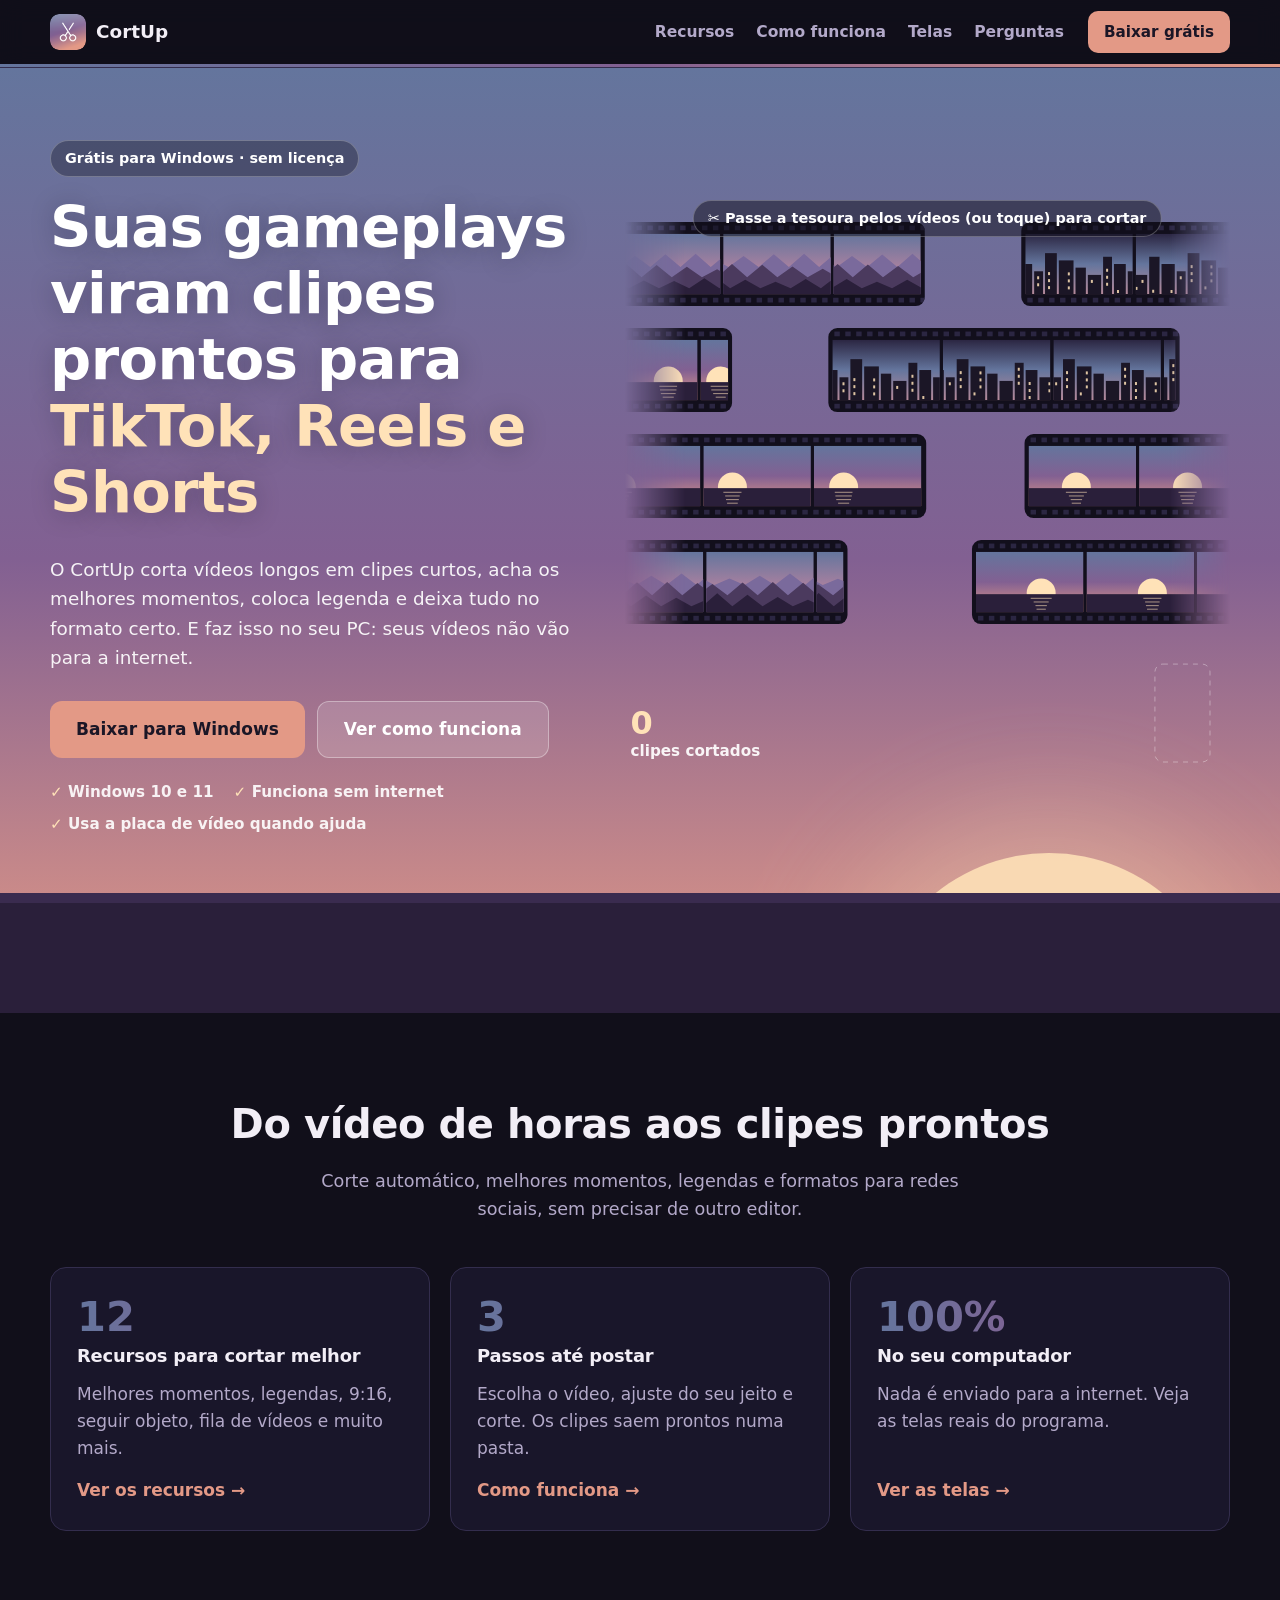
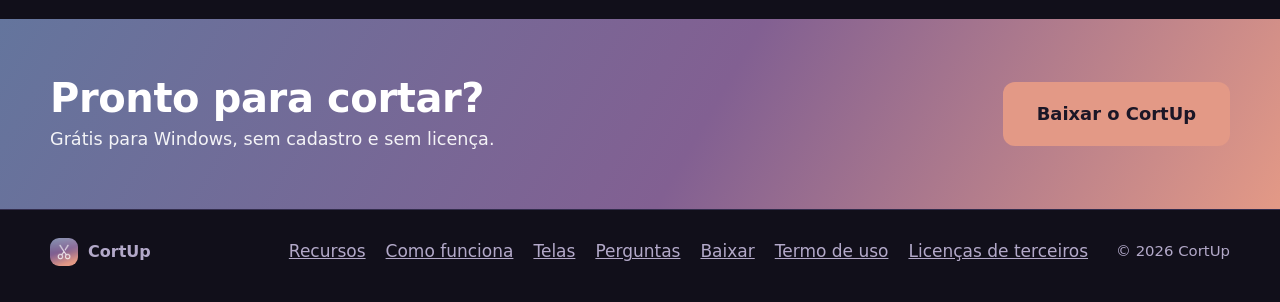
<file: index.html>
<!doctype html>
<html lang="pt-BR">
<head>
<meta charset="utf-8">
<meta name="viewport" content="width=device-width, initial-scale=1">
<title>CortUp · gameplays viram clipes para TikTok, Reels e Shorts</title>
<meta name="description" content="Programa grátis para Windows que corta vídeos longos em clipes curtos, acha os melhores momentos, coloca legendas e deixa no formato 9:16, 1:1 ou 4:5. Tudo no seu PC.">
<meta name="theme-color" content="#110f1a">
<link rel="canonical" href="https://brunomariano5.github.io/cortup/">
<link rel="icon" href="img/favicon.ico" sizes="48x48">
<link rel="icon" href="img/favicon-32.png" type="image/png" sizes="32x32">
<link rel="apple-touch-icon" href="img/apple-touch-icon.png">
<meta property="og:type" content="website">
<meta property="og:locale" content="pt_BR">
<meta property="og:site_name" content="CortUp">
<meta property="og:title" content="CortUp · gameplays viram clipes para TikTok, Reels e Shorts">
<meta property="og:description" content="Programa grátis para Windows que corta vídeos longos em clipes curtos, acha os melhores momentos, coloca legendas e deixa no formato 9:16, 1:1 ou 4:5. Tudo no seu PC.">
<meta property="og:url" content="https://brunomariano5.github.io/cortup/">
<meta property="og:image" content="https://brunomariano5.github.io/cortup/img/previa-redes.png">
<meta property="og:image:width" content="1200">
<meta property="og:image:height" content="630">
<meta name="twitter:card" content="summary_large_image">
<link rel="stylesheet" href="css/estilo.css">
</head>
<body>
<a class="pular" href="#conteudo">Pular para o conteúdo</a>

<header class="topo">
  <div class="largura topo-linha">
    <a class="marca" href="index.html" aria-label="CortUp, página inicial">
      <img src="img/logo.png" alt="" width="36" height="36">
      <span>CortUp</span>
    </a>
    <nav class="menu" aria-label="Páginas">
      <a href="recursos.html">Recursos</a>
      <a href="como-funciona.html">Como funciona</a>
      <a href="telas.html">Telas</a>
      <a href="perguntas.html">Perguntas</a>
    </nav>
    <a class="botao botao-pequeno botao-pessego" href="baixar.html">Baixar grátis</a>
  </div>
</header>

<main id="conteudo">
  <section class="heroi heroi-inicio" id="inicio">
    <div class="ceu" aria-hidden="true"><span class="sol"></span><span class="horizonte"></span></div>
    <div class="largura heroi-grade">
      <div class="heroi-texto">
        <p class="selo">Grátis para Windows · sem licença</p>
        <h1>Suas gameplays viram clipes prontos para <span class="destaque">TikTok, Reels e Shorts</span></h1>
        <p class="lide">O CortUp corta vídeos longos em clipes curtos, acha os melhores momentos, coloca legenda e deixa tudo no formato certo. E faz isso no seu PC: seus vídeos não vão para a internet.</p>
        <div class="acoes">
          <a class="botao botao-pessego" href="baixar.html">Baixar para Windows</a>
          <a class="botao botao-vidro" href="como-funciona.html">Ver como funciona</a>
        </div>
        <ul class="fatos">
          <li>Windows 10 e 11</li>
          <li>Funciona sem internet</li>
          <li>Usa a placa de vídeo quando ajuda</li>
        </ul>
      </div>
      <div class="palco-caixa">
        <canvas id="palco" role="img" aria-label="Brincadeira: fitas de vídeo passam pela tela e você corta com a tesoura; cada pedaço vira um clipe vertical"></canvas>
        <p class="dica-corte" id="dica"><span aria-hidden="true">✂</span> Passe a tesoura pelos vídeos (ou toque) para cortar</p>
        <p class="contador-corte"><strong id="contador">0</strong> clipes cortados</p>
      </div>
    </div>
  </section>

  <section class="secao" id="destaques">
    <div class="largura">
      <h2 class="revelar">Do vídeo de horas aos clipes prontos</h2>
      <p class="secao-lide">Corte automático, melhores momentos, legendas e formatos para redes sociais, sem precisar de outro editor.</p>
      <div class="destaques">
        <a class="destaque-cartao revelar" href="recursos.html">
          <span class="destaque-numero">12</span>
          <h3>Recursos para cortar melhor</h3>
          <p>Melhores momentos, legendas, 9:16, seguir objeto, fila de vídeos e muito mais.</p>
          <span class="seta">Ver os recursos <span aria-hidden="true">→</span></span>
        </a>
        <a class="destaque-cartao revelar" href="como-funciona.html">
          <span class="destaque-numero">3</span>
          <h3>Passos até postar</h3>
          <p>Escolha o vídeo, ajuste do seu jeito e corte. Os clipes saem prontos numa pasta.</p>
          <span class="seta">Como funciona <span aria-hidden="true">→</span></span>
        </a>
        <a class="destaque-cartao revelar" href="telas.html">
          <span class="destaque-numero">100%</span>
          <h3>No seu computador</h3>
          <p>Nada é enviado para a internet. Veja as telas reais do programa.</p>
          <span class="seta">Ver as telas <span aria-hidden="true">→</span></span>
        </a>
      </div>
    </div>
  </section>
  <section class="chamada">
    <div class="largura chamada-linha">
      <div>
        <h2>Pronto para cortar?</h2>
        <p>Grátis para Windows, sem cadastro e sem licença.</p>
      </div>
      <a class="botao botao-pessego botao-grande" href="baixar.html">Baixar o CortUp</a>
    </div>
  </section>
</main>

<footer class="rodape">
  <div class="largura rodape-linha">
    <a class="marca marca-rodape" href="index.html">
      <img src="img/logo.png" alt="" width="28" height="28">
      <span>CortUp</span>
    </a>
    <nav aria-label="Rodapé">
      <a href="recursos.html">Recursos</a>
      <a href="como-funciona.html">Como funciona</a>
      <a href="telas.html">Telas</a>
      <a href="perguntas.html">Perguntas</a>
      <a href="baixar.html">Baixar</a>
      <a href="termo.html">Termo de uso</a>
      <a href="licencas-de-terceiros.txt">Licenças de terceiros</a>
    </nav>
    <p>© 2026 CortUp</p>
  </div>
</footer>
<script src="js/corte.js" defer></script>
<script src="js/site.js" defer></script>
</body>
</html>
</file>
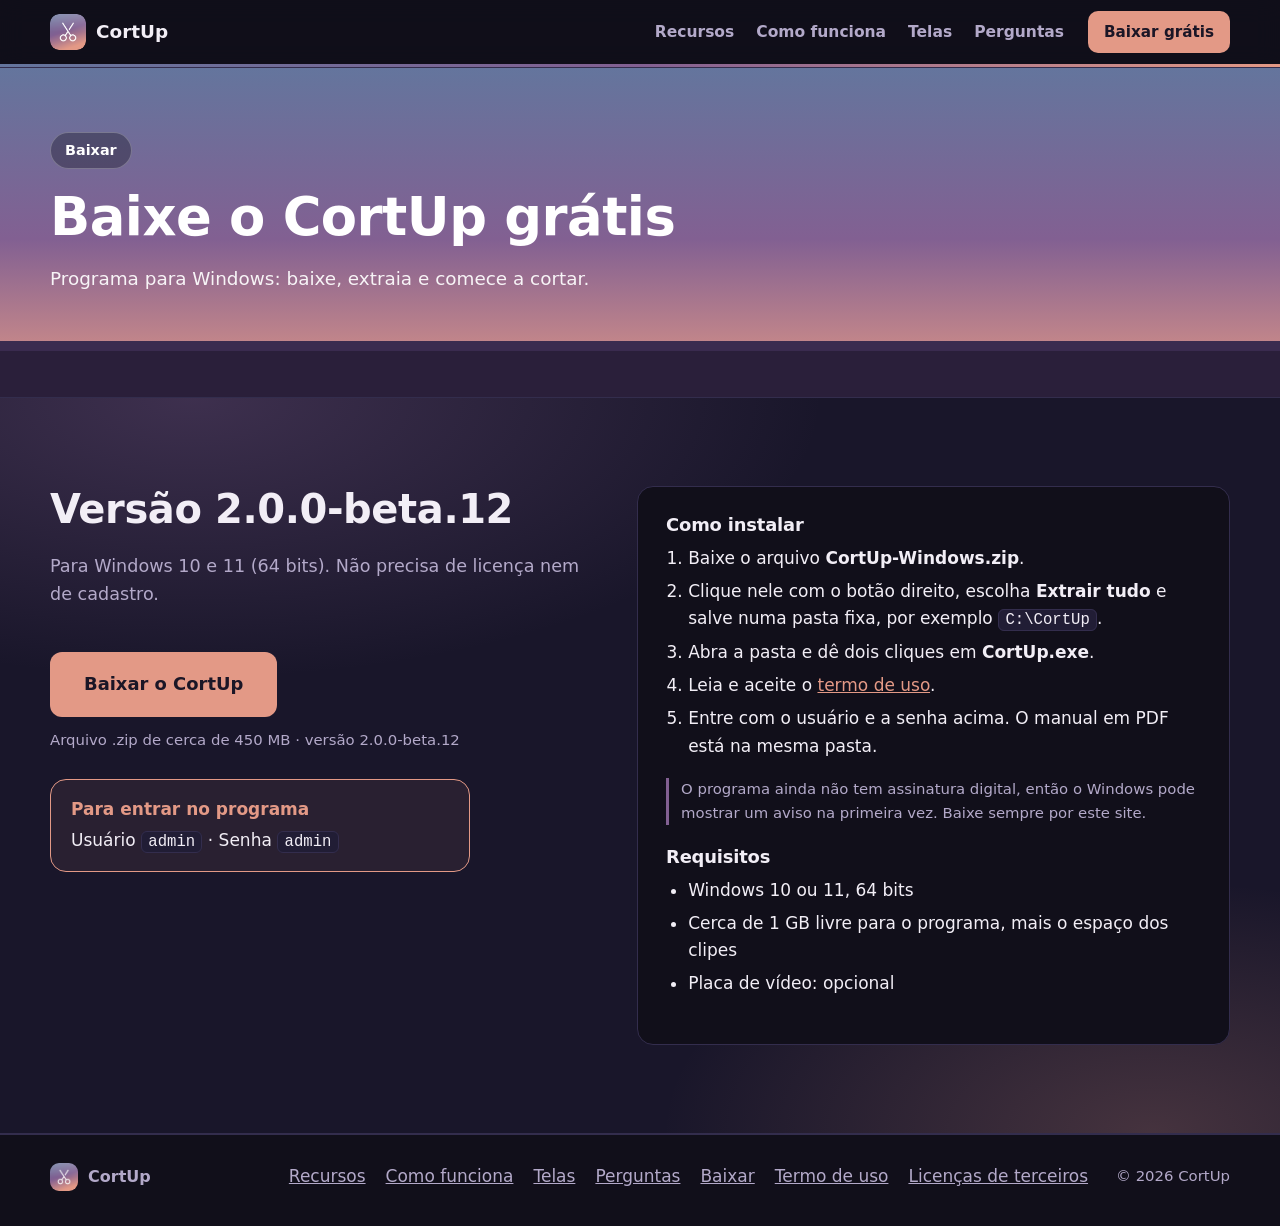
<file: baixar.html>
<!doctype html>
<html lang="pt-BR">
<head>
<meta charset="utf-8">
<meta name="viewport" content="width=device-width, initial-scale=1">
<title>Baixar · CortUp</title>
<meta name="description" content="Baixe o CortUp grátis para Windows 10 e 11: extraia, abra e comece a cortar.">
<meta name="theme-color" content="#110f1a">
<link rel="canonical" href="https://brunomariano5.github.io/cortup/baixar.html">
<link rel="icon" href="img/favicon.ico" sizes="48x48">
<link rel="icon" href="img/favicon-32.png" type="image/png" sizes="32x32">
<link rel="apple-touch-icon" href="img/apple-touch-icon.png">
<meta property="og:type" content="website">
<meta property="og:locale" content="pt_BR">
<meta property="og:site_name" content="CortUp">
<meta property="og:title" content="Baixar · CortUp">
<meta property="og:description" content="Baixe o CortUp grátis para Windows 10 e 11: extraia, abra e comece a cortar.">
<meta property="og:url" content="https://brunomariano5.github.io/cortup/baixar.html">
<meta property="og:image" content="https://brunomariano5.github.io/cortup/img/previa-redes.png">
<meta property="og:image:width" content="1200">
<meta property="og:image:height" content="630">
<meta name="twitter:card" content="summary_large_image">
<link rel="stylesheet" href="css/estilo.css">
</head>
<body>
<a class="pular" href="#conteudo">Pular para o conteúdo</a>

<header class="topo">
  <div class="largura topo-linha">
    <a class="marca" href="index.html" aria-label="CortUp, página inicial">
      <img src="img/logo.png" alt="" width="36" height="36">
      <span>CortUp</span>
    </a>
    <nav class="menu" aria-label="Páginas">
      <a href="recursos.html">Recursos</a>
      <a href="como-funciona.html">Como funciona</a>
      <a href="telas.html">Telas</a>
      <a href="perguntas.html">Perguntas</a>
    </nav>
    <a class="botao botao-pequeno botao-pessego" href="baixar.html" aria-current="page">Baixar grátis</a>
  </div>
</header>

<main id="conteudo">
  <section class="pagina-topo">
    <div class="ceu" aria-hidden="true"><span class="horizonte"></span></div>
    <div class="largura">
      <p class="selo">Baixar</p>
      <h1>Baixe o CortUp grátis</h1>
      <p class="lide">Programa para Windows: baixe, extraia e comece a cortar.</p>
    </div>
  </section>
  <section class="secao baixar">
    <div class="largura baixar-grade">
      <div>
        <h2>Versão 2.0.0-beta.12</h2>
        <p class="secao-lide">Para Windows 10 e 11 (64 bits). Não precisa de licença nem de cadastro.</p>
        <a class="botao botao-pessego botao-grande" href="https://github.com/BrunoMariano5/cortup/releases/latest/download/CortUp-Windows.zip">Baixar o CortUp</a>
        <p class="detalhe">Arquivo .zip de cerca de 450 MB · versão 2.0.0-beta.12</p>
        <div class="acesso" role="note">
          <p class="acesso-titulo">Para entrar no programa</p>
          <p>Usuário <code>admin</code> · Senha <code>admin</code></p>
        </div>
      </div>
      <div class="instalar">
        <h3>Como instalar</h3>
        <ol>
          <li>Baixe o arquivo <strong>CortUp-Windows.zip</strong>.</li>
          <li>Clique nele com o botão direito, escolha <strong>Extrair tudo</strong> e salve numa pasta fixa, por exemplo <code>C:\CortUp</code>.</li>
          <li>Abra a pasta e dê dois cliques em <strong>CortUp.exe</strong>.</li>
          <li>Leia e aceite o <a href="termo.html">termo de uso</a>.</li>
          <li>Entre com o usuário e a senha acima. O manual em PDF está na mesma pasta.</li>
        </ol>
        <p class="aviso">O programa ainda não tem assinatura digital, então o Windows pode mostrar um aviso na primeira vez. Baixe sempre por este site.</p>
        <h3>Requisitos</h3>
        <ul>
          <li>Windows 10 ou 11, 64 bits</li>
          <li>Cerca de 1 GB livre para o programa, mais o espaço dos clipes</li>
          <li>Placa de vídeo: opcional</li>
        </ul>
      </div>
    </div>
  </section>
</main>

<footer class="rodape">
  <div class="largura rodape-linha">
    <a class="marca marca-rodape" href="index.html">
      <img src="img/logo.png" alt="" width="28" height="28">
      <span>CortUp</span>
    </a>
    <nav aria-label="Rodapé">
      <a href="recursos.html">Recursos</a>
      <a href="como-funciona.html">Como funciona</a>
      <a href="telas.html">Telas</a>
      <a href="perguntas.html">Perguntas</a>
      <a href="baixar.html">Baixar</a>
      <a href="termo.html">Termo de uso</a>
      <a href="licencas-de-terceiros.txt">Licenças de terceiros</a>
    </nav>
    <p>© 2026 CortUp</p>
  </div>
</footer>
<script src="js/site.js" defer></script>
</body>
</html>
</file>
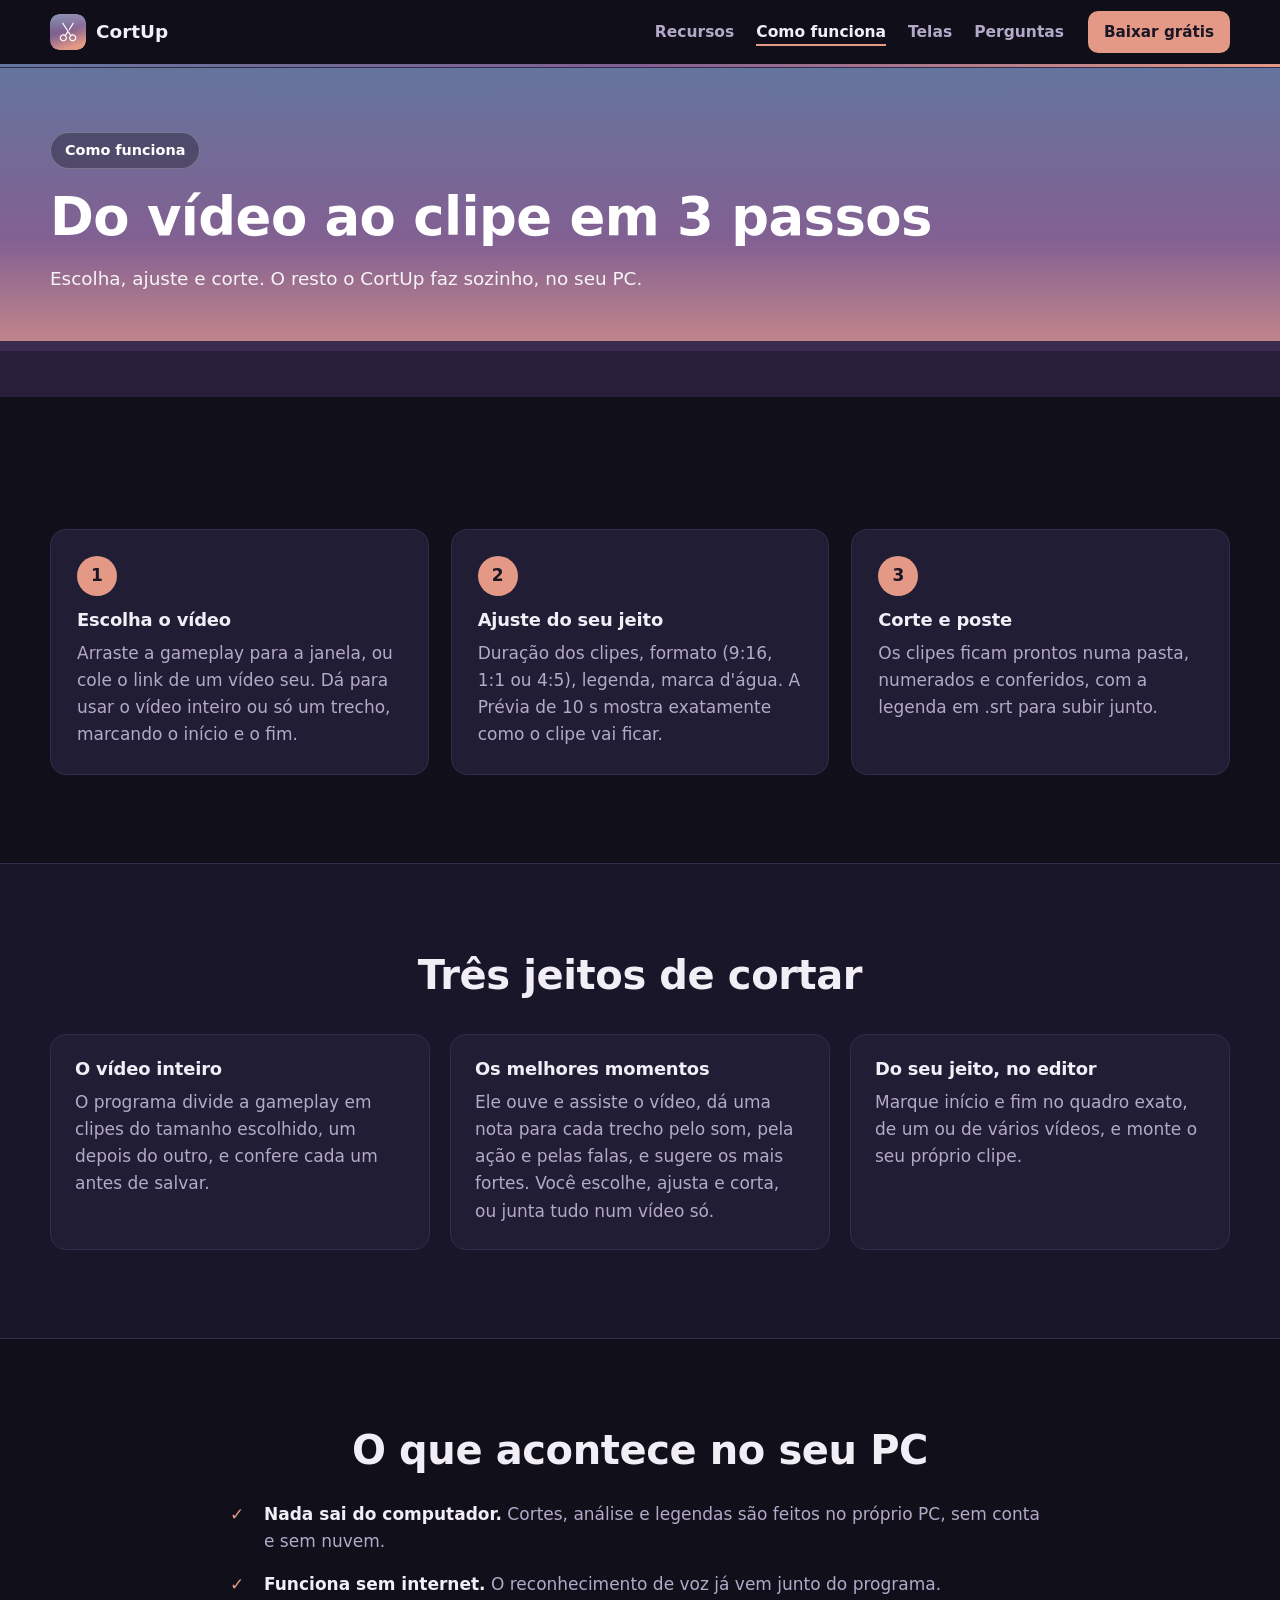
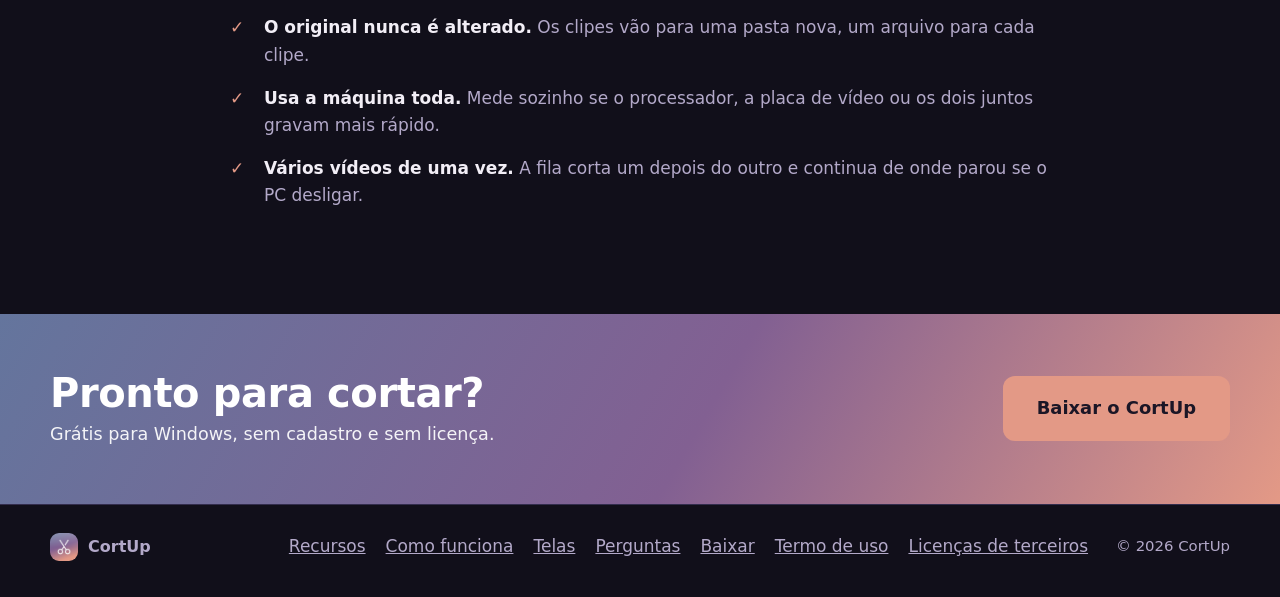
<file: como-funciona.html>
<!doctype html>
<html lang="pt-BR">
<head>
<meta charset="utf-8">
<meta name="viewport" content="width=device-width, initial-scale=1">
<title>Como funciona · CortUp</title>
<meta name="description" content="Escolha o vídeo, ajuste e corte: os clipes saem prontos numa pasta, feitos no seu PC.">
<meta name="theme-color" content="#110f1a">
<link rel="canonical" href="https://brunomariano5.github.io/cortup/como-funciona.html">
<link rel="icon" href="img/favicon.ico" sizes="48x48">
<link rel="icon" href="img/favicon-32.png" type="image/png" sizes="32x32">
<link rel="apple-touch-icon" href="img/apple-touch-icon.png">
<meta property="og:type" content="website">
<meta property="og:locale" content="pt_BR">
<meta property="og:site_name" content="CortUp">
<meta property="og:title" content="Como funciona · CortUp">
<meta property="og:description" content="Escolha o vídeo, ajuste e corte: os clipes saem prontos numa pasta, feitos no seu PC.">
<meta property="og:url" content="https://brunomariano5.github.io/cortup/como-funciona.html">
<meta property="og:image" content="https://brunomariano5.github.io/cortup/img/previa-redes.png">
<meta property="og:image:width" content="1200">
<meta property="og:image:height" content="630">
<meta name="twitter:card" content="summary_large_image">
<link rel="stylesheet" href="css/estilo.css">
</head>
<body>
<a class="pular" href="#conteudo">Pular para o conteúdo</a>

<header class="topo">
  <div class="largura topo-linha">
    <a class="marca" href="index.html" aria-label="CortUp, página inicial">
      <img src="img/logo.png" alt="" width="36" height="36">
      <span>CortUp</span>
    </a>
    <nav class="menu" aria-label="Páginas">
      <a href="recursos.html">Recursos</a>
      <a href="como-funciona.html" aria-current="page">Como funciona</a>
      <a href="telas.html">Telas</a>
      <a href="perguntas.html">Perguntas</a>
    </nav>
    <a class="botao botao-pequeno botao-pessego" href="baixar.html">Baixar grátis</a>
  </div>
</header>

<main id="conteudo">
  <section class="pagina-topo">
    <div class="ceu" aria-hidden="true"><span class="horizonte"></span></div>
    <div class="largura">
      <p class="selo">Como funciona</p>
      <h1>Do vídeo ao clipe em 3 passos</h1>
      <p class="lide">Escolha, ajuste e corte. O resto o CortUp faz sozinho, no seu PC.</p>
    </div>
  </section>
  <section class="secao">
    <div class="largura">
      <ol class="passos">
        <li class="revelar">
          <span class="numero">1</span>
          <h3>Escolha o vídeo</h3>
          <p>Arraste a gameplay para a janela, ou cole o link de um vídeo seu. Dá para usar o vídeo inteiro ou só um trecho, marcando o início e o fim.</p>
        </li>
        <li class="revelar">
          <span class="numero">2</span>
          <h3>Ajuste do seu jeito</h3>
          <p>Duração dos clipes, formato (9:16, 1:1 ou 4:5), legenda, marca d'água. A Prévia de 10 s mostra exatamente como o clipe vai ficar.</p>
        </li>
        <li class="revelar">
          <span class="numero">3</span>
          <h3>Corte e poste</h3>
          <p>Os clipes ficam prontos numa pasta, numerados e conferidos, com a legenda em .srt para subir junto.</p>
        </li>
      </ol>
    </div>
  </section>

  <section class="secao secao-escura">
    <div class="largura">
      <h2 class="revelar">Três jeitos de cortar</h2>
      <div class="jeitos">
        <article class="jeito revelar">
          <h3>O vídeo inteiro</h3>
          <p>O programa divide a gameplay em clipes do tamanho escolhido, um depois do outro, e confere cada um antes de salvar.</p>
        </article>
        <article class="jeito revelar">
          <h3>Os melhores momentos</h3>
          <p>Ele ouve e assiste o vídeo, dá uma nota para cada trecho pelo som, pela ação e pelas falas, e sugere os mais fortes. Você escolhe, ajusta e corta, ou junta tudo num vídeo só.</p>
        </article>
        <article class="jeito revelar">
          <h3>Do seu jeito, no editor</h3>
          <p>Marque início e fim no quadro exato, de um ou de vários vídeos, e monte o seu próprio clipe.</p>
        </article>
      </div>
    </div>
  </section>

  <section class="secao">
    <div class="largura estreita">
      <h2 class="revelar">O que acontece no seu PC</h2>
      <ul class="lista-check revelar">
        <li><strong>Nada sai do computador.</strong> Cortes, análise e legendas são feitos no próprio PC, sem conta e sem nuvem.</li>
        <li><strong>Funciona sem internet.</strong> O reconhecimento de voz já vem junto do programa.</li>
        <li><strong>O original nunca é alterado.</strong> Os clipes vão para uma pasta nova, um arquivo para cada clipe.</li>
        <li><strong>Usa a máquina toda.</strong> Mede sozinho se o processador, a placa de vídeo ou os dois juntos gravam mais rápido.</li>
        <li><strong>Vários vídeos de uma vez.</strong> A fila corta um depois do outro e continua de onde parou se o PC desligar.</li>
      </ul>
    </div>
  </section>
  <section class="chamada">
    <div class="largura chamada-linha">
      <div>
        <h2>Pronto para cortar?</h2>
        <p>Grátis para Windows, sem cadastro e sem licença.</p>
      </div>
      <a class="botao botao-pessego botao-grande" href="baixar.html">Baixar o CortUp</a>
    </div>
  </section>
</main>

<footer class="rodape">
  <div class="largura rodape-linha">
    <a class="marca marca-rodape" href="index.html">
      <img src="img/logo.png" alt="" width="28" height="28">
      <span>CortUp</span>
    </a>
    <nav aria-label="Rodapé">
      <a href="recursos.html">Recursos</a>
      <a href="como-funciona.html">Como funciona</a>
      <a href="telas.html">Telas</a>
      <a href="perguntas.html">Perguntas</a>
      <a href="baixar.html">Baixar</a>
      <a href="termo.html">Termo de uso</a>
      <a href="licencas-de-terceiros.txt">Licenças de terceiros</a>
    </nav>
    <p>© 2026 CortUp</p>
  </div>
</footer>
<script src="js/site.js" defer></script>
</body>
</html>
</file>
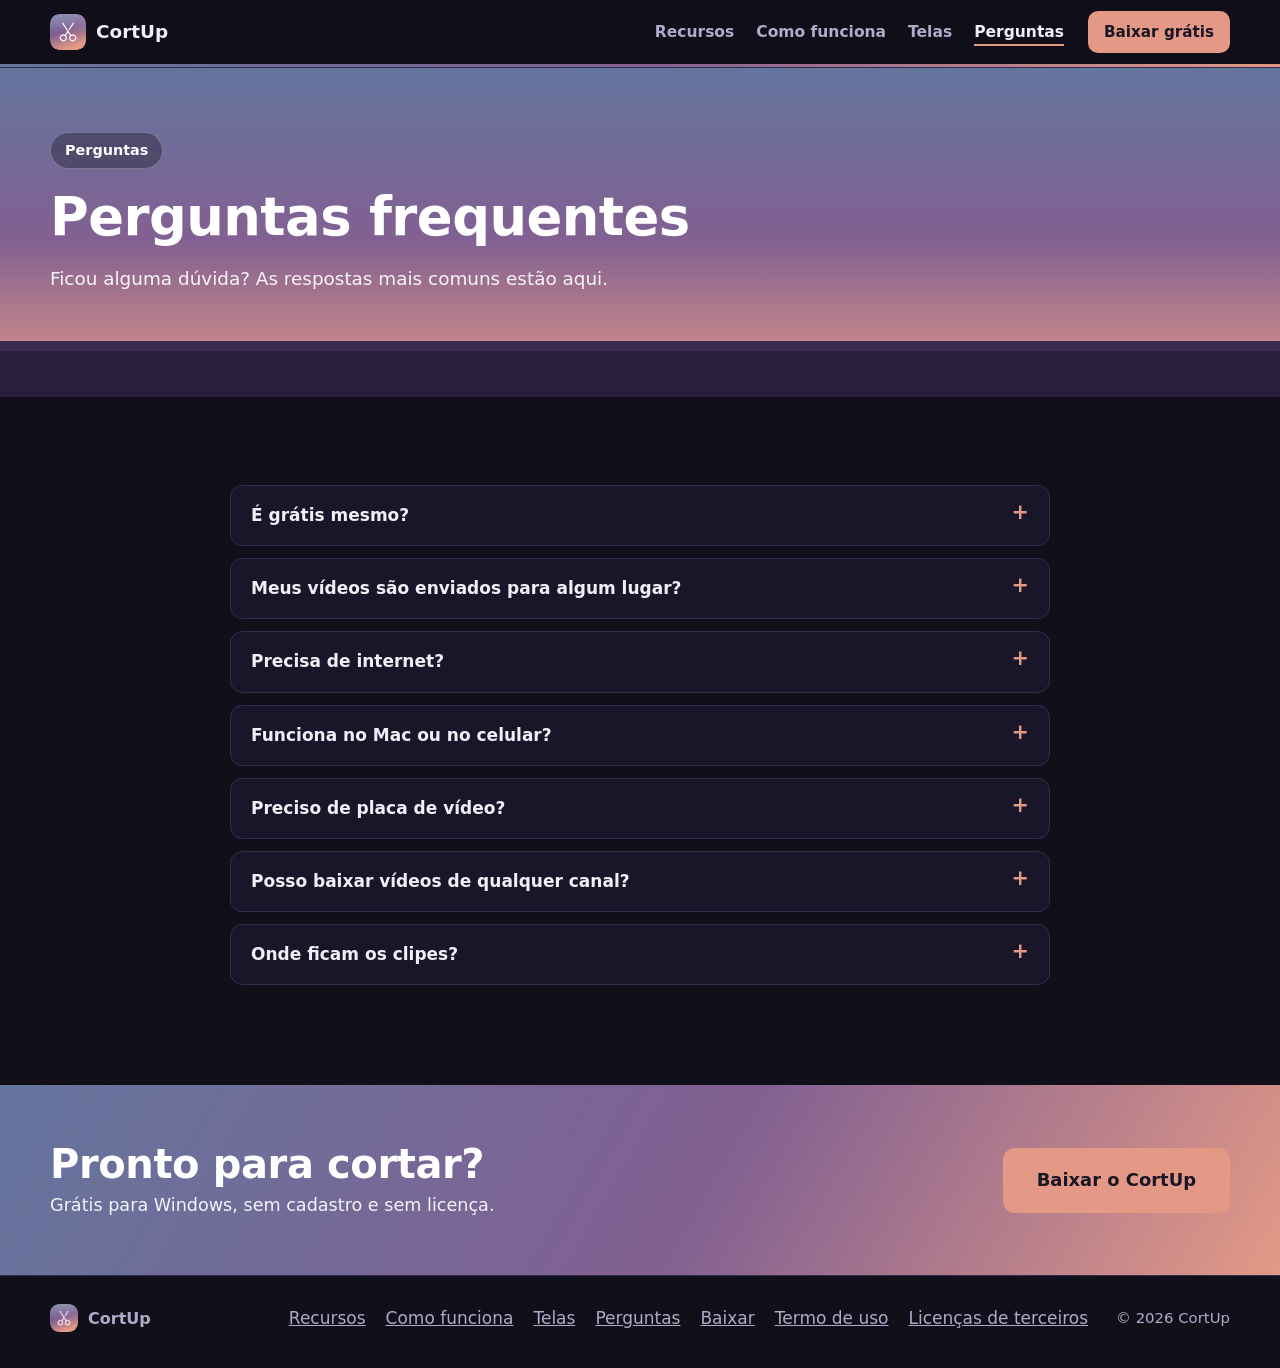
<file: perguntas.html>
<!doctype html>
<html lang="pt-BR">
<head>
<meta charset="utf-8">
<meta name="viewport" content="width=device-width, initial-scale=1">
<title>Perguntas frequentes · CortUp</title>
<meta name="description" content="É grátis? Precisa de internet? Funciona no Mac? Respostas sobre o CortUp.">
<meta name="theme-color" content="#110f1a">
<link rel="canonical" href="https://brunomariano5.github.io/cortup/perguntas.html">
<link rel="icon" href="img/favicon.ico" sizes="48x48">
<link rel="icon" href="img/favicon-32.png" type="image/png" sizes="32x32">
<link rel="apple-touch-icon" href="img/apple-touch-icon.png">
<meta property="og:type" content="website">
<meta property="og:locale" content="pt_BR">
<meta property="og:site_name" content="CortUp">
<meta property="og:title" content="Perguntas frequentes · CortUp">
<meta property="og:description" content="É grátis? Precisa de internet? Funciona no Mac? Respostas sobre o CortUp.">
<meta property="og:url" content="https://brunomariano5.github.io/cortup/perguntas.html">
<meta property="og:image" content="https://brunomariano5.github.io/cortup/img/previa-redes.png">
<meta property="og:image:width" content="1200">
<meta property="og:image:height" content="630">
<meta name="twitter:card" content="summary_large_image">
<link rel="stylesheet" href="css/estilo.css">
</head>
<body>
<a class="pular" href="#conteudo">Pular para o conteúdo</a>

<header class="topo">
  <div class="largura topo-linha">
    <a class="marca" href="index.html" aria-label="CortUp, página inicial">
      <img src="img/logo.png" alt="" width="36" height="36">
      <span>CortUp</span>
    </a>
    <nav class="menu" aria-label="Páginas">
      <a href="recursos.html">Recursos</a>
      <a href="como-funciona.html">Como funciona</a>
      <a href="telas.html">Telas</a>
      <a href="perguntas.html" aria-current="page">Perguntas</a>
    </nav>
    <a class="botao botao-pequeno botao-pessego" href="baixar.html">Baixar grátis</a>
  </div>
</header>

<main id="conteudo">
  <section class="pagina-topo">
    <div class="ceu" aria-hidden="true"><span class="horizonte"></span></div>
    <div class="largura">
      <p class="selo">Perguntas</p>
      <h1>Perguntas frequentes</h1>
      <p class="lide">Ficou alguma dúvida? As respostas mais comuns estão aqui.</p>
    </div>
  </section>
  <section class="secao">
    <div class="largura estreita">
            <details>
        <summary>É grátis mesmo?</summary>
        <p>Sim. Esta versão de teste é gratuita, não precisa de licença e não tem prazo. Baixe, extraia e entre com o usuário e a senha que estão na página <a href="baixar.html">Baixar</a>.</p>
      </details>
      <details>
        <summary>Meus vídeos são enviados para algum lugar?</summary>
        <p>Não. Tudo é processado no seu computador: cortes, análise dos melhores momentos e legendas. A internet só é usada quando você mesmo cola o link de um vídeo para baixar.</p>
      </details>
      <details>
        <summary>Precisa de internet?</summary>
        <p>Não para cortar. O reconhecimento de voz, usado nas legendas e nos melhores momentos, já vem junto do programa.</p>
      </details>
      <details>
        <summary>Funciona no Mac ou no celular?</summary>
        <p>Por enquanto, só no Windows 10 e 11 (64 bits).</p>
      </details>
      <details>
        <summary>Preciso de placa de vídeo?</summary>
        <p>Não. Se o seu PC tiver uma placa NVIDIA, AMD ou Intel, o programa mede sozinho e usa a placa quando ela deixa o corte mais rápido.</p>
      </details>
      <details>
        <summary>Posso baixar vídeos de qualquer canal?</summary>
        <p>Baixe apenas vídeos seus ou com autorização de quem criou. O programa foi feito para você reaproveitar o seu próprio conteúdo.</p>
      </details>
      <details>
        <summary>Onde ficam os clipes?</summary>
        <p>Numa pasta que você escolhe (por padrão, em Vídeos\CortUp), com uma pasta para cada vídeo. O vídeo original nunca é alterado.</p>
      </details>
    </div>
  </section>
  <section class="chamada">
    <div class="largura chamada-linha">
      <div>
        <h2>Pronto para cortar?</h2>
        <p>Grátis para Windows, sem cadastro e sem licença.</p>
      </div>
      <a class="botao botao-pessego botao-grande" href="baixar.html">Baixar o CortUp</a>
    </div>
  </section>
</main>

<footer class="rodape">
  <div class="largura rodape-linha">
    <a class="marca marca-rodape" href="index.html">
      <img src="img/logo.png" alt="" width="28" height="28">
      <span>CortUp</span>
    </a>
    <nav aria-label="Rodapé">
      <a href="recursos.html">Recursos</a>
      <a href="como-funciona.html">Como funciona</a>
      <a href="telas.html">Telas</a>
      <a href="perguntas.html">Perguntas</a>
      <a href="baixar.html">Baixar</a>
      <a href="termo.html">Termo de uso</a>
      <a href="licencas-de-terceiros.txt">Licenças de terceiros</a>
    </nav>
    <p>© 2026 CortUp</p>
  </div>
</footer>
<script src="js/site.js" defer></script>
</body>
</html>
</file>
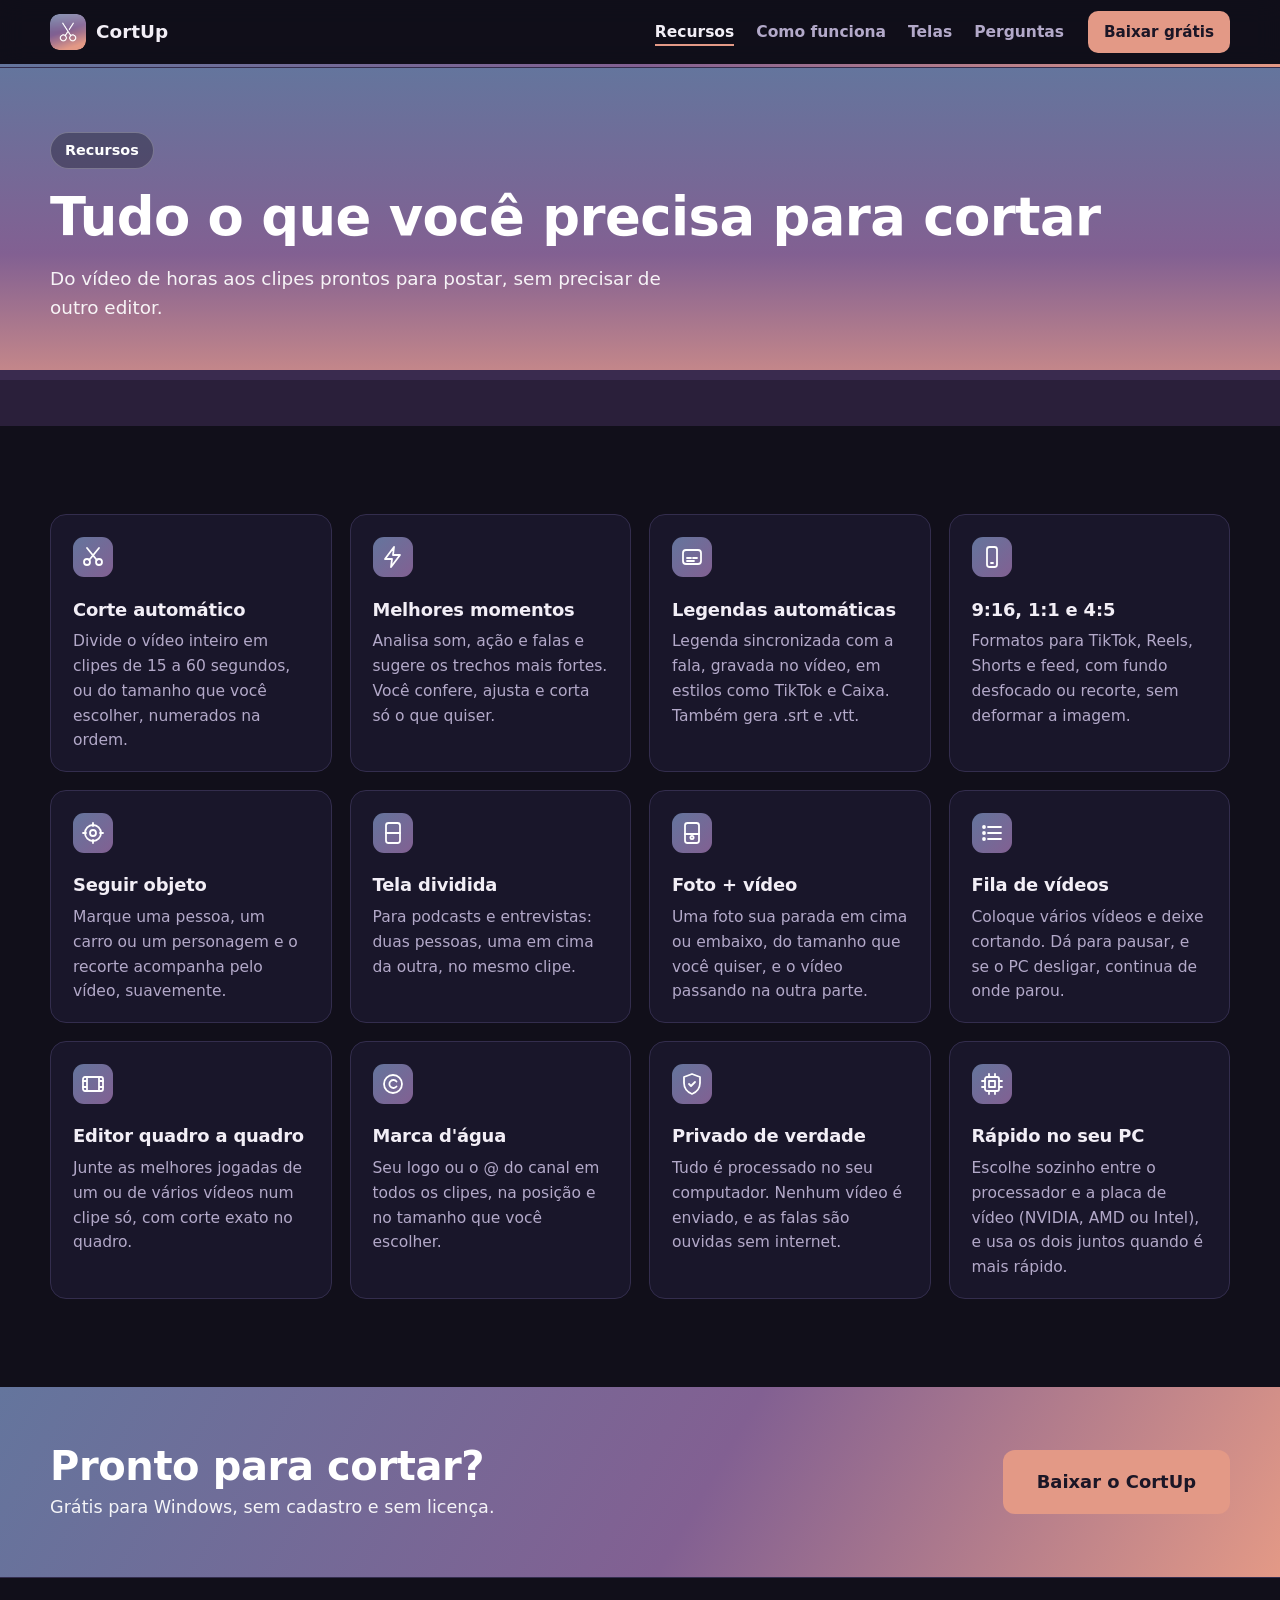
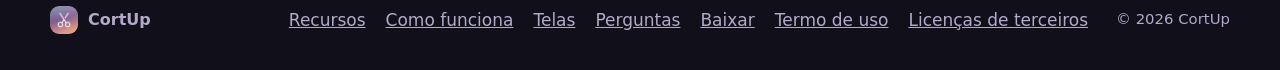
<file: recursos.html>
<!doctype html>
<html lang="pt-BR">
<head>
<meta charset="utf-8">
<meta name="viewport" content="width=device-width, initial-scale=1">
<title>Recursos · CortUp</title>
<meta name="description" content="Corte automático, melhores momentos, legendas, 9:16, seguir objeto, tela dividida, foto + vídeo, fila e mais.">
<meta name="theme-color" content="#110f1a">
<link rel="canonical" href="https://brunomariano5.github.io/cortup/recursos.html">
<link rel="icon" href="img/favicon.ico" sizes="48x48">
<link rel="icon" href="img/favicon-32.png" type="image/png" sizes="32x32">
<link rel="apple-touch-icon" href="img/apple-touch-icon.png">
<meta property="og:type" content="website">
<meta property="og:locale" content="pt_BR">
<meta property="og:site_name" content="CortUp">
<meta property="og:title" content="Recursos · CortUp">
<meta property="og:description" content="Corte automático, melhores momentos, legendas, 9:16, seguir objeto, tela dividida, foto + vídeo, fila e mais.">
<meta property="og:url" content="https://brunomariano5.github.io/cortup/recursos.html">
<meta property="og:image" content="https://brunomariano5.github.io/cortup/img/previa-redes.png">
<meta property="og:image:width" content="1200">
<meta property="og:image:height" content="630">
<meta name="twitter:card" content="summary_large_image">
<link rel="stylesheet" href="css/estilo.css">
</head>
<body>
<a class="pular" href="#conteudo">Pular para o conteúdo</a>

<header class="topo">
  <div class="largura topo-linha">
    <a class="marca" href="index.html" aria-label="CortUp, página inicial">
      <img src="img/logo.png" alt="" width="36" height="36">
      <span>CortUp</span>
    </a>
    <nav class="menu" aria-label="Páginas">
      <a href="recursos.html" aria-current="page">Recursos</a>
      <a href="como-funciona.html">Como funciona</a>
      <a href="telas.html">Telas</a>
      <a href="perguntas.html">Perguntas</a>
    </nav>
    <a class="botao botao-pequeno botao-pessego" href="baixar.html">Baixar grátis</a>
  </div>
</header>

<main id="conteudo">
  <section class="pagina-topo">
    <div class="ceu" aria-hidden="true"><span class="horizonte"></span></div>
    <div class="largura">
      <p class="selo">Recursos</p>
      <h1>Tudo o que você precisa para cortar</h1>
      <p class="lide">Do vídeo de horas aos clipes prontos para postar, sem precisar de outro editor.</p>
    </div>
  </section>
  <section class="secao">
    <div class="largura">
            <div class="recursos">
        <article class="recurso revelar">
          <svg viewBox="0 0 24 24" aria-hidden="true"><circle cx="6" cy="17" r="3"/><circle cx="18" cy="17" r="3"/><path d="M8.2 15 18 3M15.8 15 6 3"/></svg>
          <h3>Corte automático</h3>
          <p>Divide o vídeo inteiro em clipes de 15 a 60 segundos, ou do tamanho que você escolher, numerados na ordem.</p>
        </article>
        <article class="recurso revelar">
          <svg viewBox="0 0 24 24" aria-hidden="true"><path d="M13 2 4 14h7l-1 8 9-12h-7z"/></svg>
          <h3>Melhores momentos</h3>
          <p>Analisa som, ação e falas e sugere os trechos mais fortes. Você confere, ajusta e corta só o que quiser.</p>
        </article>
        <article class="recurso revelar">
          <svg viewBox="0 0 24 24" aria-hidden="true"><rect x="3" y="5" width="18" height="14" rx="3"/><path d="M7 13h4M13 13h4M7 16h7"/></svg>
          <h3>Legendas automáticas</h3>
          <p>Legenda sincronizada com a fala, gravada no vídeo, em estilos como TikTok e Caixa. Também gera .srt e .vtt.</p>
        </article>
        <article class="recurso revelar">
          <svg viewBox="0 0 24 24" aria-hidden="true"><rect x="7" y="2" width="10" height="20" rx="2.5"/><path d="M11 18h2"/></svg>
          <h3>9:16, 1:1 e 4:5</h3>
          <p>Formatos para TikTok, Reels, Shorts e feed, com fundo desfocado ou recorte, sem deformar a imagem.</p>
        </article>
        <article class="recurso revelar">
          <svg viewBox="0 0 24 24" aria-hidden="true"><circle cx="12" cy="12" r="8"/><circle cx="12" cy="12" r="3"/><path d="M12 2v3M12 19v3M2 12h3M19 12h3"/></svg>
          <h3>Seguir objeto</h3>
          <p>Marque uma pessoa, um carro ou um personagem e o recorte acompanha pelo vídeo, suavemente.</p>
        </article>
        <article class="recurso revelar">
          <svg viewBox="0 0 24 24" aria-hidden="true"><rect x="5" y="2" width="14" height="20" rx="2.5"/><path d="M5 12h14"/></svg>
          <h3>Tela dividida</h3>
          <p>Para podcasts e entrevistas: duas pessoas, uma em cima da outra, no mesmo clipe.</p>
        </article>
        <article class="recurso revelar">
          <svg viewBox="0 0 24 24" aria-hidden="true"><rect x="5" y="2" width="14" height="20" rx="2.5"/><path d="M5 13h14"/><circle cx="12" cy="16.5" r="1.6"/></svg>
          <h3>Foto + vídeo</h3>
          <p>Uma foto sua parada em cima ou embaixo, do tamanho que você quiser, e o vídeo passando na outra parte.</p>
        </article>
        <article class="recurso revelar">
          <svg viewBox="0 0 24 24" aria-hidden="true"><path d="M8 6h13M8 12h13M8 18h13"/><circle cx="4" cy="6" r="1"/><circle cx="4" cy="12" r="1"/><circle cx="4" cy="18" r="1"/></svg>
          <h3>Fila de vídeos</h3>
          <p>Coloque vários vídeos e deixe cortando. Dá para pausar, e se o PC desligar, continua de onde parou.</p>
        </article>
        <article class="recurso revelar">
          <svg viewBox="0 0 24 24" aria-hidden="true"><rect x="2" y="5" width="20" height="14" rx="2"/><path d="M6 5v14M18 5v14M2 9h4M2 15h4M18 9h4M18 15h4"/></svg>
          <h3>Editor quadro a quadro</h3>
          <p>Junte as melhores jogadas de um ou de vários vídeos num clipe só, com corte exato no quadro.</p>
        </article>
        <article class="recurso revelar">
          <svg viewBox="0 0 24 24" aria-hidden="true"><circle cx="12" cy="12" r="9"/><path d="M15.5 9.5a4 4 0 1 0 0 5"/></svg>
          <h3>Marca d'água</h3>
          <p>Seu logo ou o @ do canal em todos os clipes, na posição e no tamanho que você escolher.</p>
        </article>
        <article class="recurso revelar">
          <svg viewBox="0 0 24 24" aria-hidden="true"><path d="M12 2 4 5v6c0 5 3.4 9.3 8 11 4.6-1.7 8-6 8-11V5z"/><path d="m9 12 2 2 4-4"/></svg>
          <h3>Privado de verdade</h3>
          <p>Tudo é processado no seu computador. Nenhum vídeo é enviado, e as falas são ouvidas sem internet.</p>
        </article>
        <article class="recurso revelar">
          <svg viewBox="0 0 24 24" aria-hidden="true"><rect x="5" y="5" width="14" height="14" rx="2"/><rect x="9" y="9" width="6" height="6"/><path d="M9 2v3M15 2v3M9 19v3M15 19v3M2 9h3M2 15h3M19 9h3M19 15h3"/></svg>
          <h3>Rápido no seu PC</h3>
          <p>Escolhe sozinho entre o processador e a placa de vídeo (NVIDIA, AMD ou Intel), e usa os dois juntos quando é mais rápido.</p>
        </article>
      </div>
    </div>
  </section>
  <section class="chamada">
    <div class="largura chamada-linha">
      <div>
        <h2>Pronto para cortar?</h2>
        <p>Grátis para Windows, sem cadastro e sem licença.</p>
      </div>
      <a class="botao botao-pessego botao-grande" href="baixar.html">Baixar o CortUp</a>
    </div>
  </section>
</main>

<footer class="rodape">
  <div class="largura rodape-linha">
    <a class="marca marca-rodape" href="index.html">
      <img src="img/logo.png" alt="" width="28" height="28">
      <span>CortUp</span>
    </a>
    <nav aria-label="Rodapé">
      <a href="recursos.html">Recursos</a>
      <a href="como-funciona.html">Como funciona</a>
      <a href="telas.html">Telas</a>
      <a href="perguntas.html">Perguntas</a>
      <a href="baixar.html">Baixar</a>
      <a href="termo.html">Termo de uso</a>
      <a href="licencas-de-terceiros.txt">Licenças de terceiros</a>
    </nav>
    <p>© 2026 CortUp</p>
  </div>
</footer>
<script src="js/site.js" defer></script>
</body>
</html>
</file>
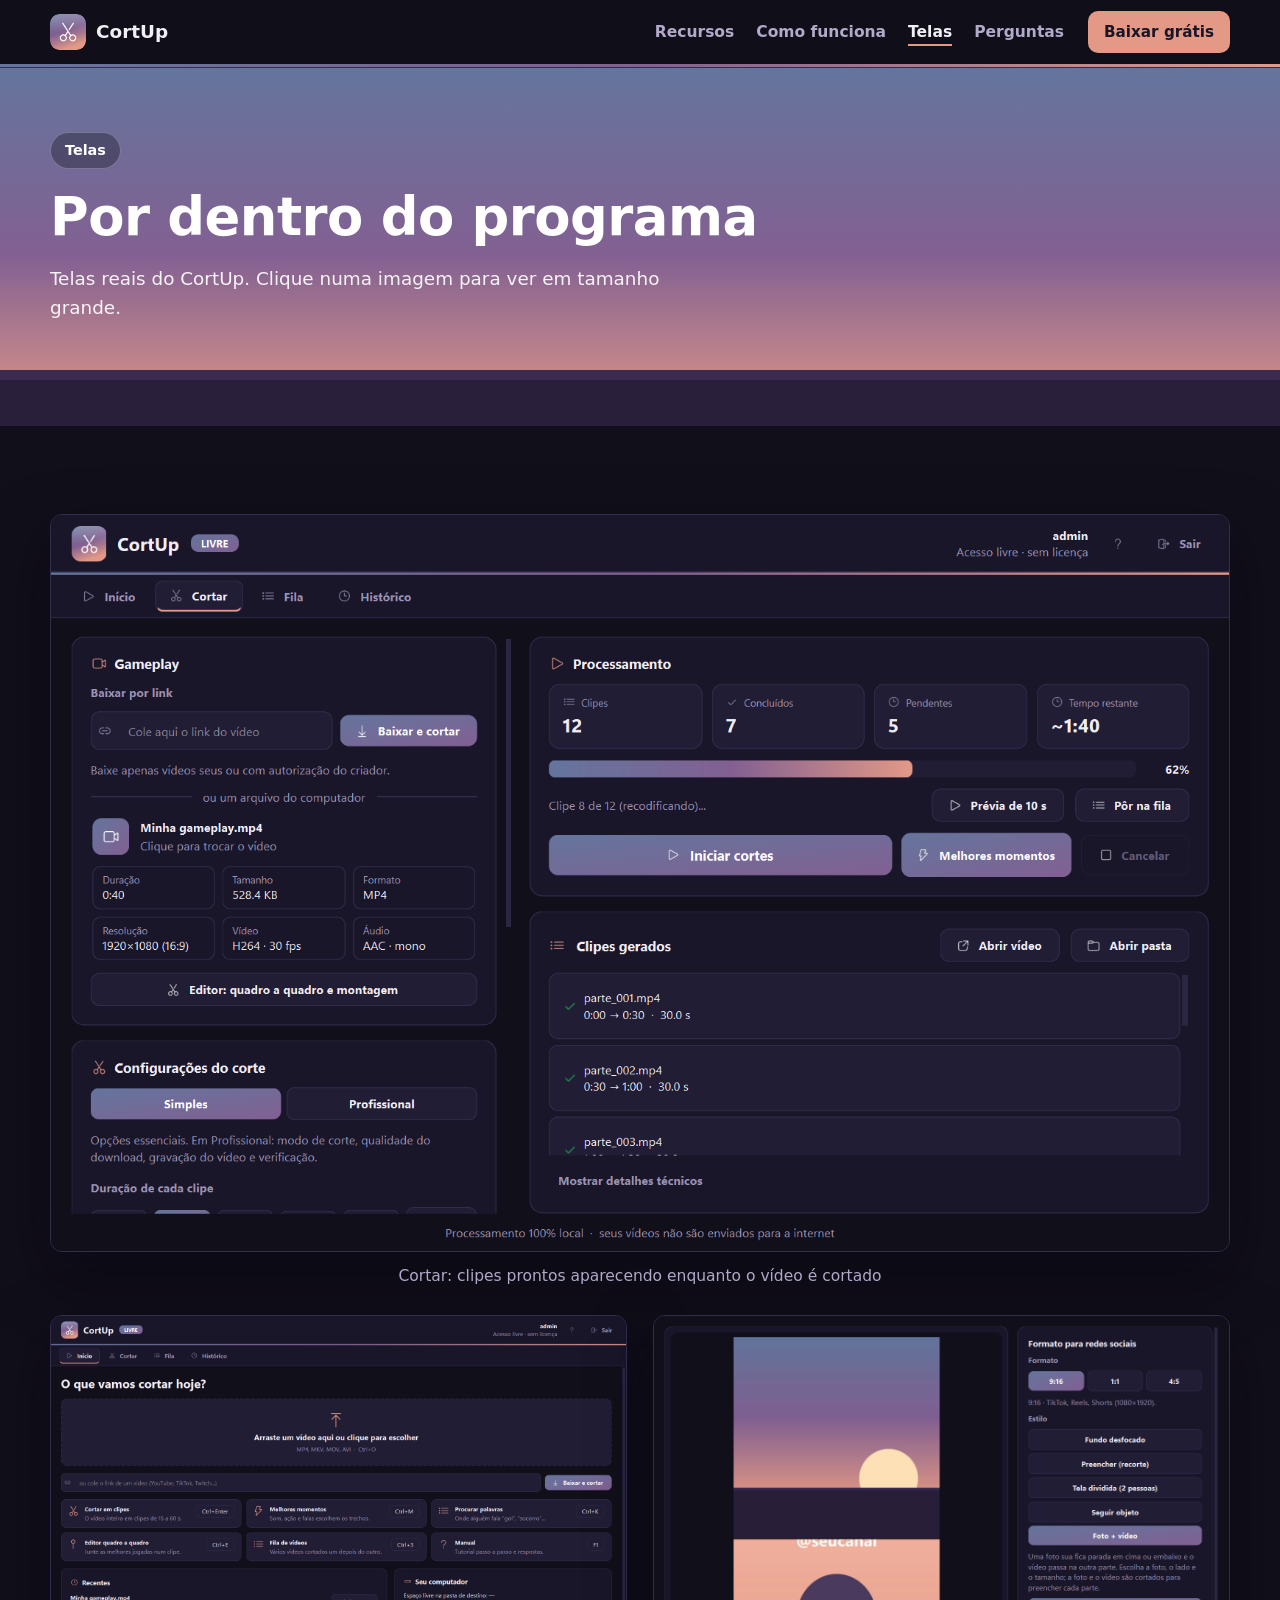
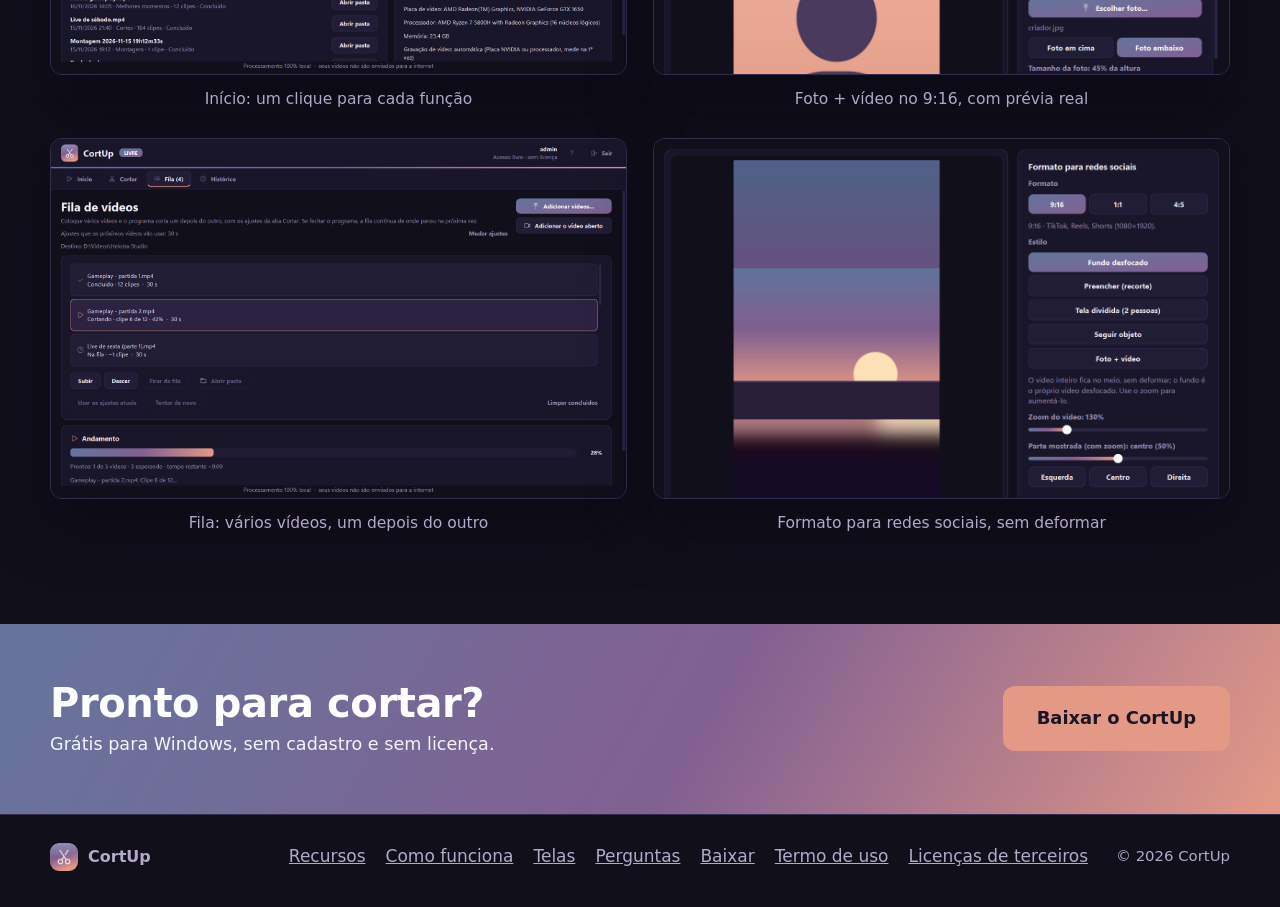
<file: telas.html>
<!doctype html>
<html lang="pt-BR">
<head>
<meta charset="utf-8">
<meta name="viewport" content="width=device-width, initial-scale=1">
<title>Telas · CortUp</title>
<meta name="description" content="Telas reais do CortUp: cortar, fila, foto + vídeo e formatos para redes sociais.">
<meta name="theme-color" content="#110f1a">
<link rel="canonical" href="https://brunomariano5.github.io/cortup/telas.html">
<link rel="icon" href="img/favicon.ico" sizes="48x48">
<link rel="icon" href="img/favicon-32.png" type="image/png" sizes="32x32">
<link rel="apple-touch-icon" href="img/apple-touch-icon.png">
<meta property="og:type" content="website">
<meta property="og:locale" content="pt_BR">
<meta property="og:site_name" content="CortUp">
<meta property="og:title" content="Telas · CortUp">
<meta property="og:description" content="Telas reais do CortUp: cortar, fila, foto + vídeo e formatos para redes sociais.">
<meta property="og:url" content="https://brunomariano5.github.io/cortup/telas.html">
<meta property="og:image" content="https://brunomariano5.github.io/cortup/img/previa-redes.png">
<meta property="og:image:width" content="1200">
<meta property="og:image:height" content="630">
<meta name="twitter:card" content="summary_large_image">
<link rel="stylesheet" href="css/estilo.css">
</head>
<body>
<a class="pular" href="#conteudo">Pular para o conteúdo</a>

<header class="topo">
  <div class="largura topo-linha">
    <a class="marca" href="index.html" aria-label="CortUp, página inicial">
      <img src="img/logo.png" alt="" width="36" height="36">
      <span>CortUp</span>
    </a>
    <nav class="menu" aria-label="Páginas">
      <a href="recursos.html">Recursos</a>
      <a href="como-funciona.html">Como funciona</a>
      <a href="telas.html" aria-current="page">Telas</a>
      <a href="perguntas.html">Perguntas</a>
    </nav>
    <a class="botao botao-pequeno botao-pessego" href="baixar.html">Baixar grátis</a>
  </div>
</header>

<main id="conteudo">
  <section class="pagina-topo">
    <div class="ceu" aria-hidden="true"><span class="horizonte"></span></div>
    <div class="largura">
      <p class="selo">Telas</p>
      <h1>Por dentro do programa</h1>
      <p class="lide">Telas reais do CortUp. Clique numa imagem para ver em tamanho grande.</p>
    </div>
  </section>
  <section class="secao">
    <div class="largura">
            <div class="galeria">
        <figure class="largo revelar">
          <a href="img/tela-cortar.png" class="ampliar"><img src="img/tela-cortar.png" alt="Tela do CortUp cortando uma gameplay em clipes de 30 segundos no formato 9:16, com a barra de progresso e a lista de clipes prontos" width="1600" height="1000" loading="lazy"></a>
          <figcaption>Cortar: clipes prontos aparecendo enquanto o vídeo é cortado</figcaption>
        </figure>
        <figure>
          <a href="img/tela-inicio.png" class="ampliar"><img src="img/tela-inicio.png" alt="Tela inicial: arrastar um vídeo, colar um link, atalhos para cada função e os cortes recentes" width="1600" height="1000" loading="lazy"></a>
          <figcaption>Início: um clique para cada função</figcaption>
        </figure>
        <figure>
          <a href="img/tela-foto-video.png" class="ampliar"><img src="img/tela-foto-video.png" alt="Ajuste do formato 9:16 no estilo Foto + vídeo, com o vídeo em cima e uma foto embaixo" width="1250" height="975" loading="lazy"></a>
          <figcaption>Foto + vídeo no 9:16, com prévia real</figcaption>
        </figure>
        <figure>
          <a href="img/tela-fila.png" class="ampliar"><img src="img/tela-fila.png" alt="Fila de vídeos com um vídeo pronto, um sendo cortado e três esperando" width="1600" height="1000" loading="lazy"></a>
          <figcaption>Fila: vários vídeos, um depois do outro</figcaption>
        </figure>
        <figure>
          <a href="img/tela-formato.png" class="ampliar"><img src="img/tela-formato.png" alt="Ajuste do formato 9:16 com fundo desfocado e prévia no formato de celular" width="1250" height="975" loading="lazy"></a>
          <figcaption>Formato para redes sociais, sem deformar</figcaption>
        </figure>
      </div>
    </div>
  </section>
  <section class="chamada">
    <div class="largura chamada-linha">
      <div>
        <h2>Pronto para cortar?</h2>
        <p>Grátis para Windows, sem cadastro e sem licença.</p>
      </div>
      <a class="botao botao-pessego botao-grande" href="baixar.html">Baixar o CortUp</a>
    </div>
  </section>
</main>

<footer class="rodape">
  <div class="largura rodape-linha">
    <a class="marca marca-rodape" href="index.html">
      <img src="img/logo.png" alt="" width="28" height="28">
      <span>CortUp</span>
    </a>
    <nav aria-label="Rodapé">
      <a href="recursos.html">Recursos</a>
      <a href="como-funciona.html">Como funciona</a>
      <a href="telas.html">Telas</a>
      <a href="perguntas.html">Perguntas</a>
      <a href="baixar.html">Baixar</a>
      <a href="termo.html">Termo de uso</a>
      <a href="licencas-de-terceiros.txt">Licenças de terceiros</a>
    </nav>
    <p>© 2026 CortUp</p>
  </div>
</footer>
<script src="js/site.js" defer></script>
</body>
</html>
</file>
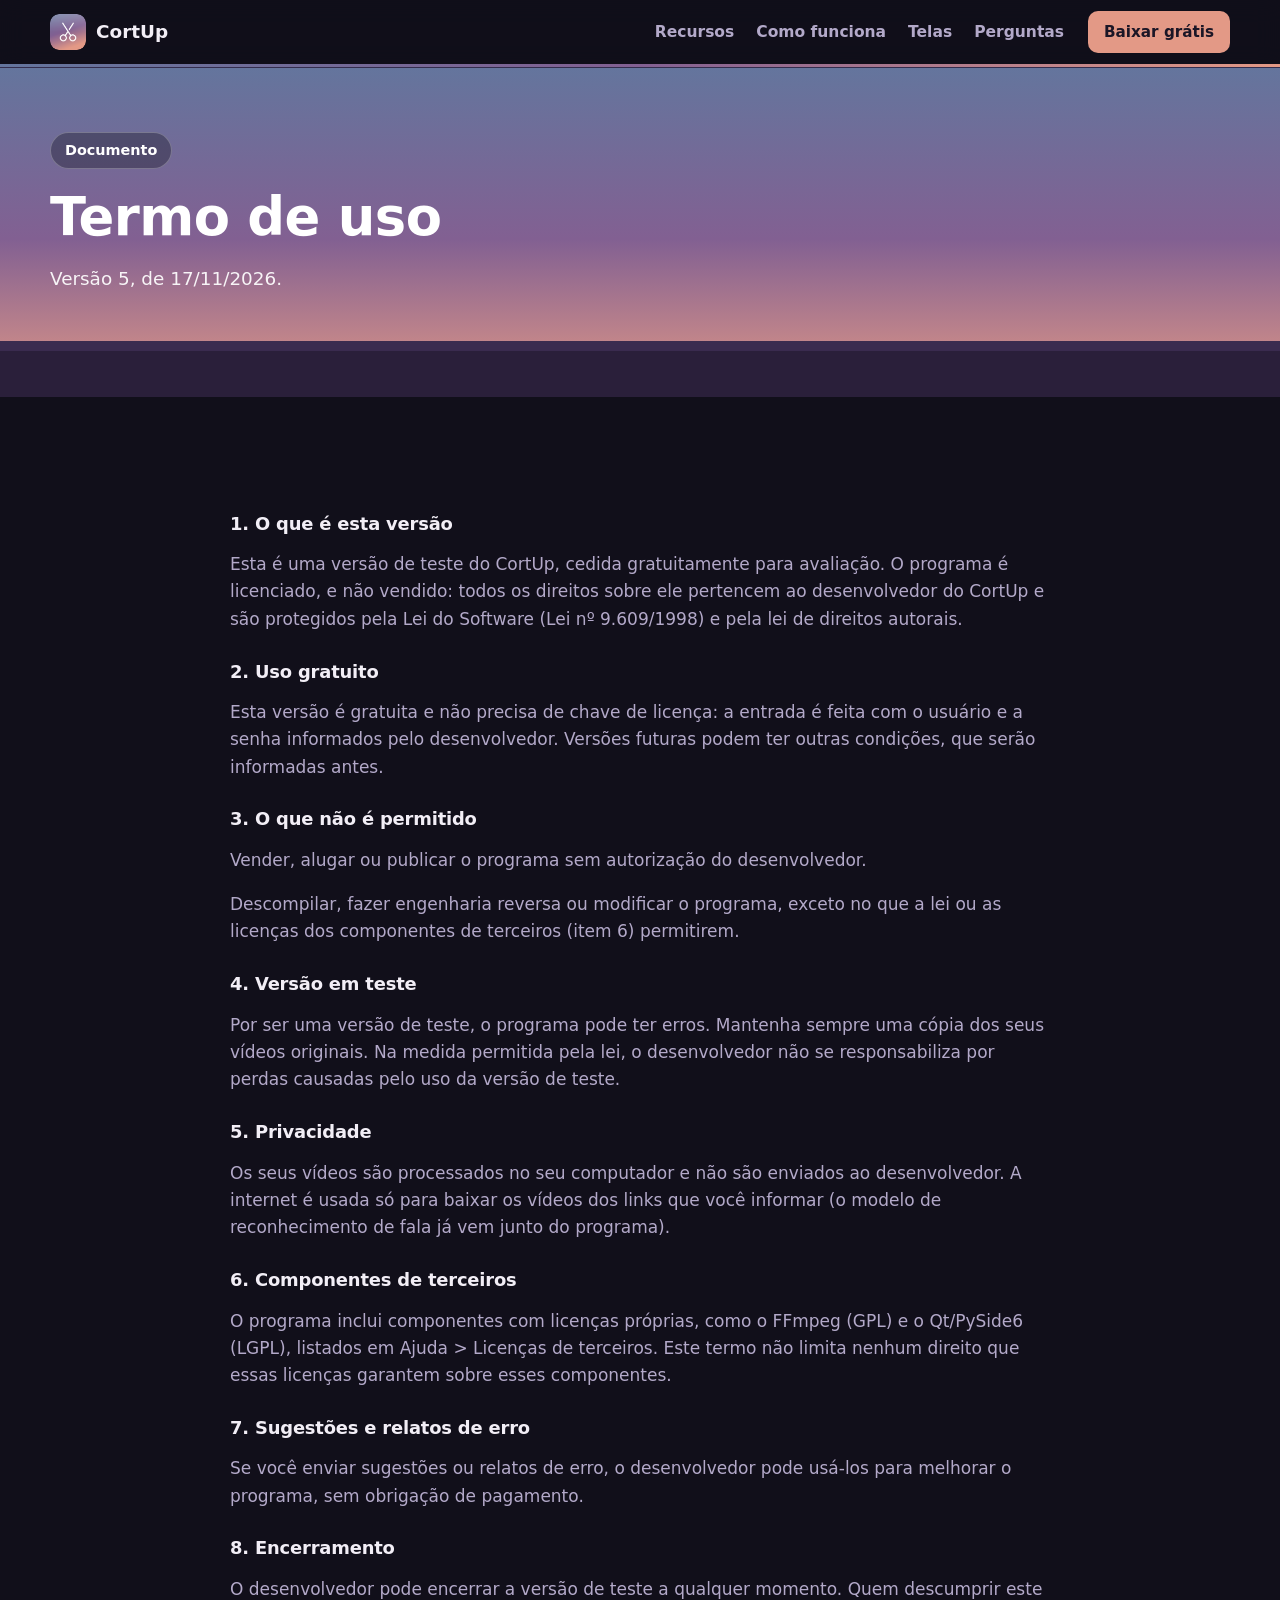
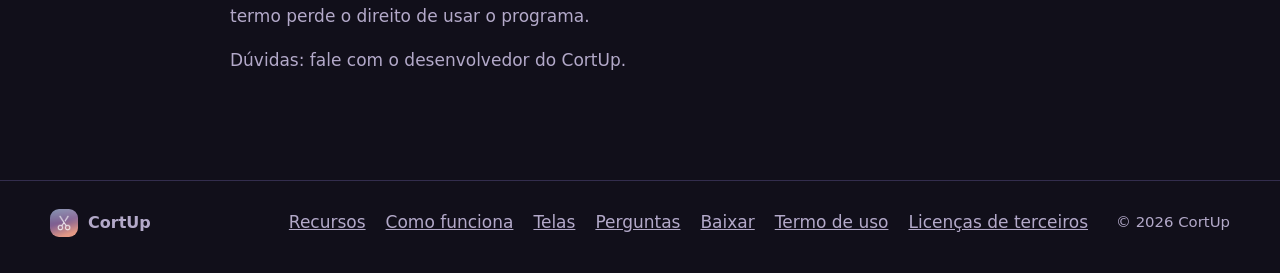
<file: termo.html>
<!doctype html>
<html lang="pt-BR">
<head>
<meta charset="utf-8">
<meta name="viewport" content="width=device-width, initial-scale=1">
<title>Termo de uso · CortUp</title>
<meta name="description" content="Termo de uso da versão de teste do CortUp.">
<meta name="robots" content="noindex">
<meta name="theme-color" content="#110f1a">
<link rel="canonical" href="https://brunomariano5.github.io/cortup/termo.html">
<link rel="icon" href="img/favicon.ico" sizes="48x48">
<link rel="icon" href="img/favicon-32.png" type="image/png" sizes="32x32">
<link rel="apple-touch-icon" href="img/apple-touch-icon.png">
<meta property="og:type" content="website">
<meta property="og:locale" content="pt_BR">
<meta property="og:site_name" content="CortUp">
<meta property="og:title" content="Termo de uso · CortUp">
<meta property="og:description" content="Termo de uso da versão de teste do CortUp.">
<meta property="og:url" content="https://brunomariano5.github.io/cortup/termo.html">
<meta property="og:image" content="https://brunomariano5.github.io/cortup/img/previa-redes.png">
<meta property="og:image:width" content="1200">
<meta property="og:image:height" content="630">
<meta name="twitter:card" content="summary_large_image">
<link rel="stylesheet" href="css/estilo.css">
</head>
<body>
<a class="pular" href="#conteudo">Pular para o conteúdo</a>

<header class="topo">
  <div class="largura topo-linha">
    <a class="marca" href="index.html" aria-label="CortUp, página inicial">
      <img src="img/logo.png" alt="" width="36" height="36">
      <span>CortUp</span>
    </a>
    <nav class="menu" aria-label="Páginas">
      <a href="recursos.html">Recursos</a>
      <a href="como-funciona.html">Como funciona</a>
      <a href="telas.html">Telas</a>
      <a href="perguntas.html">Perguntas</a>
    </nav>
    <a class="botao botao-pequeno botao-pessego" href="baixar.html">Baixar grátis</a>
  </div>
</header>

<main id="conteudo">
  <section class="pagina-topo">
    <div class="ceu" aria-hidden="true"><span class="horizonte"></span></div>
    <div class="largura">
      <p class="selo">Documento</p>
      <h1>Termo de uso</h1>
      <p class="lide">Versão 5, de 17/11/2026.</p>
    </div>
  </section>
  <section class="secao">
    <article class="largura estreita termo">
      <h3>1. O que é esta versão</h3>
      <p>Esta é uma versão de teste do CortUp, cedida gratuitamente para avaliação. O programa é licenciado, e não vendido: todos os direitos sobre ele pertencem ao desenvolvedor do CortUp e são protegidos pela Lei do Software (Lei nº 9.609/1998) e pela lei de direitos autorais.</p>
      <h3>2. Uso gratuito</h3>
      <p>Esta versão é gratuita e não precisa de chave de licença: a entrada é feita com o usuário e a senha informados pelo desenvolvedor. Versões futuras podem ter outras condições, que serão informadas antes.</p>
      <h3>3. O que não é permitido</h3>
      <p>Vender, alugar ou publicar o programa sem autorização do desenvolvedor.</p>
      <p>Descompilar, fazer engenharia reversa ou modificar o programa, exceto no que a lei ou as licenças dos componentes de terceiros (item 6) permitirem.</p>
      <h3>4. Versão em teste</h3>
      <p>Por ser uma versão de teste, o programa pode ter erros. Mantenha sempre uma cópia dos seus vídeos originais. Na medida permitida pela lei, o desenvolvedor não se responsabiliza por perdas causadas pelo uso da versão de teste.</p>
      <h3>5. Privacidade</h3>
      <p>Os seus vídeos são processados no seu computador e não são enviados ao desenvolvedor. A internet é usada só para baixar os vídeos dos links que você informar (o modelo de reconhecimento de fala já vem junto do programa).</p>
      <h3>6. Componentes de terceiros</h3>
      <p>O programa inclui componentes com licenças próprias, como o FFmpeg (GPL) e o Qt/PySide6 (LGPL), listados em Ajuda &gt; Licenças de terceiros. Este termo não limita nenhum direito que essas licenças garantem sobre esses componentes.</p>
      <h3>7. Sugestões e relatos de erro</h3>
      <p>Se você enviar sugestões ou relatos de erro, o desenvolvedor pode usá-los para melhorar o programa, sem obrigação de pagamento.</p>
      <h3>8. Encerramento</h3>
      <p>O desenvolvedor pode encerrar a versão de teste a qualquer momento. Quem descumprir este termo perde o direito de usar o programa.</p>
      <p>Dúvidas: fale com o desenvolvedor do CortUp.</p>
    </article>
  </section>
</main>

<footer class="rodape">
  <div class="largura rodape-linha">
    <a class="marca marca-rodape" href="index.html">
      <img src="img/logo.png" alt="" width="28" height="28">
      <span>CortUp</span>
    </a>
    <nav aria-label="Rodapé">
      <a href="recursos.html">Recursos</a>
      <a href="como-funciona.html">Como funciona</a>
      <a href="telas.html">Telas</a>
      <a href="perguntas.html">Perguntas</a>
      <a href="baixar.html">Baixar</a>
      <a href="termo.html">Termo de uso</a>
      <a href="licencas-de-terceiros.txt">Licenças de terceiros</a>
    </nav>
    <p>© 2026 CortUp</p>
  </div>
</footer>
<script src="js/site.js" defer></script>
</body>
</html>
</file>
<file: css/estilo.css>
/* CortUp — site de divulgação. Paleta "pôr do sol" do programa. */
:root {
  --azul: #64759d;
  --roxo: #826092;
  --pessego: #e39986;
  --sol: #ffe2b8;
  --fundo: #110f1a;
  --superficie: #19162a;
  --superficie-2: #211d35;
  --borda: #332d4d;
  --texto: #f2eef6;
  --suave: #b3a9c9;
  --horizonte: #2a1f3a;
  --raio: 16px;
  --sombra: 0 24px 60px rgba(8, 6, 16, 0.55);
  color-scheme: dark;
}

* { box-sizing: border-box; }
html { scroll-behavior: smooth; scroll-padding-top: 76px; }
body {
  margin: 0;
  background: var(--fundo);
  color: var(--texto);
  font-family: "Segoe UI Variable Text", "Segoe UI", system-ui, -apple-system, Roboto,
    "Helvetica Neue", Arial, sans-serif;
  font-size: 17px;
  line-height: 1.6;
  -webkit-font-smoothing: antialiased;
}
img { max-width: 100%; height: auto; display: block; }
a { color: var(--pessego); }
h1, h2, h3 { line-height: 1.15; margin: 0 0 0.5em; letter-spacing: -0.01em; }
h1 { font-size: clamp(2.1rem, 5vw, 3.6rem); font-weight: 800; }
h2 { font-size: clamp(1.7rem, 3.4vw, 2.5rem); font-weight: 800; }
h3 { font-size: 1.12rem; font-weight: 700; }
code {
  font-family: "Cascadia Mono", Consolas, monospace;
  background: var(--superficie-2);
  border: 1px solid var(--borda);
  border-radius: 6px;
  padding: 0.05em 0.4em;
  font-size: 0.92em;
}

.largura { width: min(1180px, 100% - 32px); margin-inline: auto; }
.estreita { width: min(820px, 100% - 32px); }

.pular {
  position: absolute; left: -999px; top: 8px; z-index: 50;
  background: var(--pessego); color: #1b1626; padding: 8px 14px; border-radius: 8px;
}
.pular:focus { left: 8px; }
:focus-visible { outline: 3px solid var(--pessego); outline-offset: 3px; border-radius: 6px; }

/* ---------------------------------------------------------------- botões */
.botao {
  display: inline-flex; align-items: center; justify-content: center; gap: 8px;
  padding: 14px 26px; border-radius: 12px; font-weight: 700; text-decoration: none;
  transition: transform 0.15s ease, filter 0.15s ease, background 0.15s ease;
}
.botao:hover { transform: translateY(-1px); filter: brightness(1.06); }
.botao-pessego { background: var(--pessego); color: #1b1626; }
.botao-vidro {
  background: rgba(255, 255, 255, 0.14); color: #fff;
  border: 1px solid rgba(255, 255, 255, 0.35);
}
.botao-vidro:hover { background: rgba(255, 255, 255, 0.22); }
.botao-pequeno { padding: 9px 16px; font-size: 0.95rem; border-radius: 10px; }
.botao-grande { padding: 18px 34px; font-size: 1.12rem; }

/* ---------------------------------------------------------------- topo */
.topo {
  position: sticky; top: 0; z-index: 20;
  background: rgba(17, 15, 26, 0.82);
  backdrop-filter: blur(12px);
  border-bottom: 1px solid var(--borda);
}
.topo::after {                                   /* a faixa do pôr do sol, como no app */
  content: ""; display: block; height: 3px;
  background: linear-gradient(90deg, var(--azul), var(--roxo), var(--pessego));
}
.topo-linha { display: flex; align-items: center; gap: 24px; min-height: 64px; }
.marca {
  display: inline-flex; align-items: center; gap: 10px;
  color: var(--texto); text-decoration: none; font-weight: 800; font-size: 1.15rem;
}
.marca img { border-radius: 9px; }
.menu { display: flex; gap: 22px; margin-left: auto; }
.menu a { color: var(--suave); text-decoration: none; font-weight: 600; font-size: 0.97rem; }
.menu a:hover { color: var(--texto); }

/* ---------------------------------------------------------------- herói */
.heroi { position: relative; overflow: hidden; padding: 72px 0 176px; isolation: isolate; }
.ceu {
  position: absolute; inset: 0; z-index: -1;
  background: linear-gradient(180deg, var(--azul) 0%, var(--roxo) 52%, var(--pessego) 100%);
}
.sol {
  position: absolute; width: 360px; height: 360px; border-radius: 50%;
  right: 4%; bottom: -200px; background: var(--sol); opacity: 0.9;
  box-shadow: 0 0 120px 40px rgba(255, 226, 184, 0.35);
}
.horizonte {
  position: absolute; left: 0; right: 0; bottom: 0; height: 120px;
  background: linear-gradient(180deg, #3a2b4f 0 10px, var(--horizonte) 10px);
}
.heroi-grade {
  display: grid; grid-template-columns: 1fr 1.15fr; gap: 48px; align-items: center;
}
.selo {
  display: inline-block; margin: 0 0 18px; padding: 6px 14px; border-radius: 999px;
  background: rgba(17, 15, 26, 0.35); border: 1px solid rgba(255, 255, 255, 0.25);
  font-weight: 700; font-size: 0.9rem; color: #fff;
}
.heroi h1 { color: #fff; text-shadow: 0 2px 24px rgba(17, 15, 26, 0.25); }
.destaque { color: var(--sol); }
.lide { font-size: 1.15rem; color: rgba(255, 255, 255, 0.92); max-width: 36em; }
.acoes { display: flex; flex-wrap: wrap; gap: 12px; margin: 28px 0 22px; }
.fatos {
  list-style: none; padding: 0; margin: 0; display: flex; flex-wrap: wrap; gap: 8px 20px;
  color: rgba(255, 255, 255, 0.9); font-size: 0.95rem; font-weight: 600;
}
.fatos li::before { content: "✓ "; color: var(--sol); }
/* mesa de corte: fitas de vídeo e a tesoura (js/corte.js) */
.palco-caixa { position: relative; height: clamp(440px, 64vh, 580px); }
.palco-caixa canvas { display: block; width: 100%; height: 100%; touch-action: pan-y; }
@media (pointer: fine) { .palco-caixa canvas { cursor: none; } }
.dica-corte {
  position: absolute; left: 50%; top: 0; transform: translateX(-50%); margin: 0;
  white-space: nowrap; pointer-events: none; transition: opacity 0.5s ease;
  background: rgba(17, 15, 26, 0.5); border: 1px solid rgba(255, 255, 255, 0.25);
  color: #fff; font-weight: 700; font-size: 0.9rem; padding: 6px 14px; border-radius: 999px;
}
.dica-corte.sumir { opacity: 0; }
.contador-corte {
  position: absolute; left: 6px; bottom: 16px; margin: 0; pointer-events: none;
  color: rgba(255, 255, 255, 0.92); font-weight: 600; font-size: 0.95rem; line-height: 1.2;
}
.contador-corte strong { display: block; font-size: 2rem; color: var(--sol); }

/* ---------------------------------------------------------------- seções */
.secao { padding: 88px 0; }
.secao h2 { text-align: center; }
.secao-lide { text-align: center; color: var(--suave); font-size: 1.1rem; margin: 0 auto 44px;
              max-width: 40em; }
.secao-escura { background: var(--superficie); border-block: 1px solid var(--borda); }

.recursos { display: grid; grid-template-columns: repeat(auto-fill, minmax(250px, 1fr)); gap: 18px; }
.recurso {
  background: var(--superficie); border: 1px solid var(--borda); border-radius: var(--raio);
  padding: 22px 22px 18px;
}
.recurso svg {
  width: 40px; height: 40px; padding: 8px; border-radius: 11px; margin-bottom: 14px;
  fill: none; stroke: #fff; stroke-width: 1.8; stroke-linecap: round; stroke-linejoin: round;
  background: linear-gradient(135deg, var(--azul), var(--roxo));
}
.recurso p { margin: 0; color: var(--suave); font-size: 0.97rem; }

.passos {
  list-style: none; padding: 0; margin: 44px 0 0;
  display: grid; grid-template-columns: repeat(3, 1fr); gap: 22px; counter-reset: passo;
}
.passos li {
  background: var(--superficie-2); border: 1px solid var(--borda); border-radius: var(--raio);
  padding: 26px;
}
.passos p { margin: 0; color: var(--suave); }
.numero {
  display: inline-grid; place-items: center; width: 40px; height: 40px; border-radius: 50%;
  margin-bottom: 14px; font-weight: 800; color: #1b1626; background: var(--pessego);
}

.galeria { display: grid; grid-template-columns: repeat(2, 1fr); gap: 26px; }
.galeria figure { margin: 0; }
.galeria .largo { grid-column: 1 / -1; }
.galeria img {
  border-radius: 12px; border: 1px solid var(--borda); box-shadow: var(--sombra);
  aspect-ratio: 16 / 10; object-fit: cover; object-position: top center; width: 100%;
}
.galeria figcaption { color: var(--suave); text-align: center; margin-top: 12px; font-size: 0.97rem; }

/* ---------------------------------------------------------------- baixar */
.baixar {
  background:
    radial-gradient(900px 400px at 15% 0%, rgba(130, 96, 146, 0.35), transparent 70%),
    radial-gradient(700px 360px at 90% 100%, rgba(227, 153, 134, 0.22), transparent 70%),
    var(--superficie);
  border-block: 1px solid var(--borda);
}
.baixar h2, .baixar .secao-lide { text-align: left; margin-left: 0; }
.baixar-grade { display: grid; grid-template-columns: 1fr 1.1fr; gap: 48px; align-items: start; }
.detalhe { color: var(--suave); font-size: 0.93rem; margin: 12px 0 26px; }
.acesso {
  border: 1px solid var(--pessego); border-radius: var(--raio);
  background: rgba(227, 153, 134, 0.08); padding: 16px 20px; max-width: 420px;
}
.acesso p { margin: 0; }
.acesso-titulo { font-weight: 700; color: var(--pessego); margin-bottom: 4px !important; }
.instalar {
  background: var(--fundo); border: 1px solid var(--borda); border-radius: var(--raio);
  padding: 28px;
}
.instalar ol, .instalar ul { padding-left: 1.3em; margin: 0 0 18px; }
.instalar li { margin-bottom: 6px; }
.instalar h3:not(:first-child) { margin-top: 22px; }
.aviso { color: var(--suave); font-size: 0.93rem; border-left: 3px solid var(--roxo); padding-left: 12px; }

/* ---------------------------------------------------------------- perguntas */
details {
  background: var(--superficie); border: 1px solid var(--borda); border-radius: 12px;
  padding: 0 20px; margin-bottom: 12px;
}
summary {
  cursor: pointer; font-weight: 700; padding: 16px 0; list-style: none;
  display: flex; justify-content: space-between; gap: 16px;
}
summary::-webkit-details-marker { display: none; }
summary::after { content: "+"; color: var(--pessego); font-size: 1.3rem; line-height: 1; }
details[open] summary::after { content: "−"; }
details p { margin: 0 0 18px; color: var(--suave); }

/* ---------------------------------------------------------------- rodapé */
.rodape { border-top: 1px solid var(--borda); padding: 28px 0 36px; color: var(--suave); }
.rodape-linha { display: flex; flex-wrap: wrap; align-items: center; gap: 16px 28px; }
.rodape nav { display: flex; gap: 20px; margin-left: auto; }
.rodape a { color: var(--suave); }
.rodape a:hover { color: var(--texto); }
.rodape p { margin: 0; font-size: 0.93rem; }
.marca-rodape { font-size: 1rem; }

/* ---------------------------------------------------------------- telas menores */
@media (max-width: 980px) {
  .heroi-grade, .baixar-grade { grid-template-columns: 1fr; }
  .heroi { padding: 48px 0 150px; }
  .sol { width: 240px; height: 240px; right: -40px; bottom: -150px; }
  .passos { grid-template-columns: 1fr; }
}
@media (max-width: 760px) {
  .topo-linha { justify-content: space-between; }
  .galeria { grid-template-columns: 1fr; }
  .secao { padding: 64px 0; }
  .rodape nav { margin-left: 0; }
  body { font-size: 16px; }
}
@media (prefers-reduced-motion: reduce) {
  html { scroll-behavior: auto; }
  .botao { transition: none; }
  .botao:hover { transform: none; }
}

/* ---------------------------------------------------------------- termo de uso */
.termo h1 { font-size: clamp(1.6rem, 3vw, 2.2rem); }
.termo h3 { margin-top: 1.6em; }
.termo p { color: var(--suave); }

/* ---------------------------------------------------------------- aparecer ao rolar */
.anima .revelar {
  opacity: 0; transform: translateY(26px);
  transition: opacity 0.7s ease, transform 0.8s cubic-bezier(0.2, 0.7, 0.2, 1);
}
.anima .revelar.visto { opacity: 1; transform: none; }
@media (max-width: 560px) {
  .palco-caixa { height: 430px; }
  .dica-corte { font-size: 0.8rem; white-space: normal; text-align: center; width: max-content;
                max-width: 92%; }
}

/* ---------------------------------------------------------------- várias páginas */
.menu a[aria-current="page"] { color: var(--texto); box-shadow: 0 2px 0 var(--pessego); }
.pagina-topo {
  position: relative; overflow: hidden; isolation: isolate; color: #fff;
  padding: 64px 0 104px;
}
.pagina-topo .horizonte { height: 56px; }
.pagina-topo h1 { font-size: clamp(2rem, 4.6vw, 3.3rem); color: #fff; margin-bottom: 0.3em; }
.pagina-topo .lide { margin: 0; }

.destaques { display: grid; grid-template-columns: repeat(3, 1fr); gap: 20px; }
.destaque-cartao {
  display: flex; flex-direction: column; gap: 6px; padding: 26px; text-decoration: none;
  color: var(--texto); background: var(--superficie); border: 1px solid var(--borda);
  border-radius: var(--raio); transition: transform 0.2s ease, border-color 0.2s ease;
}
.destaque-cartao:hover { transform: translateY(-3px); border-color: var(--pessego); }
.destaque-cartao p { margin: 0 0 8px; color: var(--suave); }
.destaque-numero {
  font-size: 2.6rem; font-weight: 800; line-height: 1.1;
  background: linear-gradient(90deg, var(--azul), var(--roxo), var(--pessego));
  -webkit-background-clip: text; background-clip: text; color: transparent;
}
.seta { margin-top: auto; color: var(--pessego); font-weight: 700; }

.chamada {
  background: linear-gradient(120deg, var(--azul), var(--roxo) 55%, var(--pessego));
  padding: 56px 0;
}
.chamada-linha { display: flex; flex-wrap: wrap; align-items: center; justify-content: space-between; gap: 20px 32px; }
.chamada h2 { color: #fff; margin: 0 0 4px; }
.chamada p { margin: 0; color: rgba(255, 255, 255, 0.92); font-size: 1.1rem; }

.jeitos { display: grid; grid-template-columns: repeat(3, 1fr); gap: 20px; margin-top: 36px; }
.jeito {
  background: var(--superficie-2); border: 1px solid var(--borda); border-radius: var(--raio);
  padding: 24px;
}
.jeito p { margin: 0; color: var(--suave); }
.lista-check { list-style: none; padding: 0; margin: 28px 0 0; }
.lista-check li {
  position: relative; padding: 0 0 16px 34px; color: var(--suave);
}
.lista-check li::before {
  content: "✓"; position: absolute; left: 0; top: 0; color: var(--pessego); font-weight: 800;
}
.lista-check strong { color: var(--texto); }
.ampliar { display: block; cursor: zoom-in; border-radius: 12px; }

/* troca de página suave (navegadores que suportam); o topo fica parado */
@view-transition { navigation: auto; }
.topo { view-transition-name: topo; }
::view-transition-old(root), ::view-transition-new(root) { animation-duration: 0.35s; }

@media (max-width: 980px) {
  .destaques, .jeitos { grid-template-columns: 1fr; }
}
@media (max-width: 760px) {
  .topo-linha { flex-wrap: wrap; row-gap: 0; }
  .menu {
    display: flex; order: 3; width: 100%; margin: 0; padding: 2px 0 12px; gap: 20px;
    overflow-x: auto; scrollbar-width: none;
  }
  .menu::-webkit-scrollbar { display: none; }
  .menu a { white-space: nowrap; }
  .pagina-topo { padding: 44px 0 84px; }
}
@media (prefers-reduced-motion: reduce) {
  ::view-transition-old(root), ::view-transition-new(root) { animation: none; }
  .destaque-cartao { transition: none; }
}
@media (max-width: 420px) {
  .marca { font-size: 1.05rem; gap: 8px; }
  .marca img { width: 30px; height: 30px; }
  .topo .botao-pequeno { padding: 7px 12px; font-size: 0.85rem; }
}
</file>
